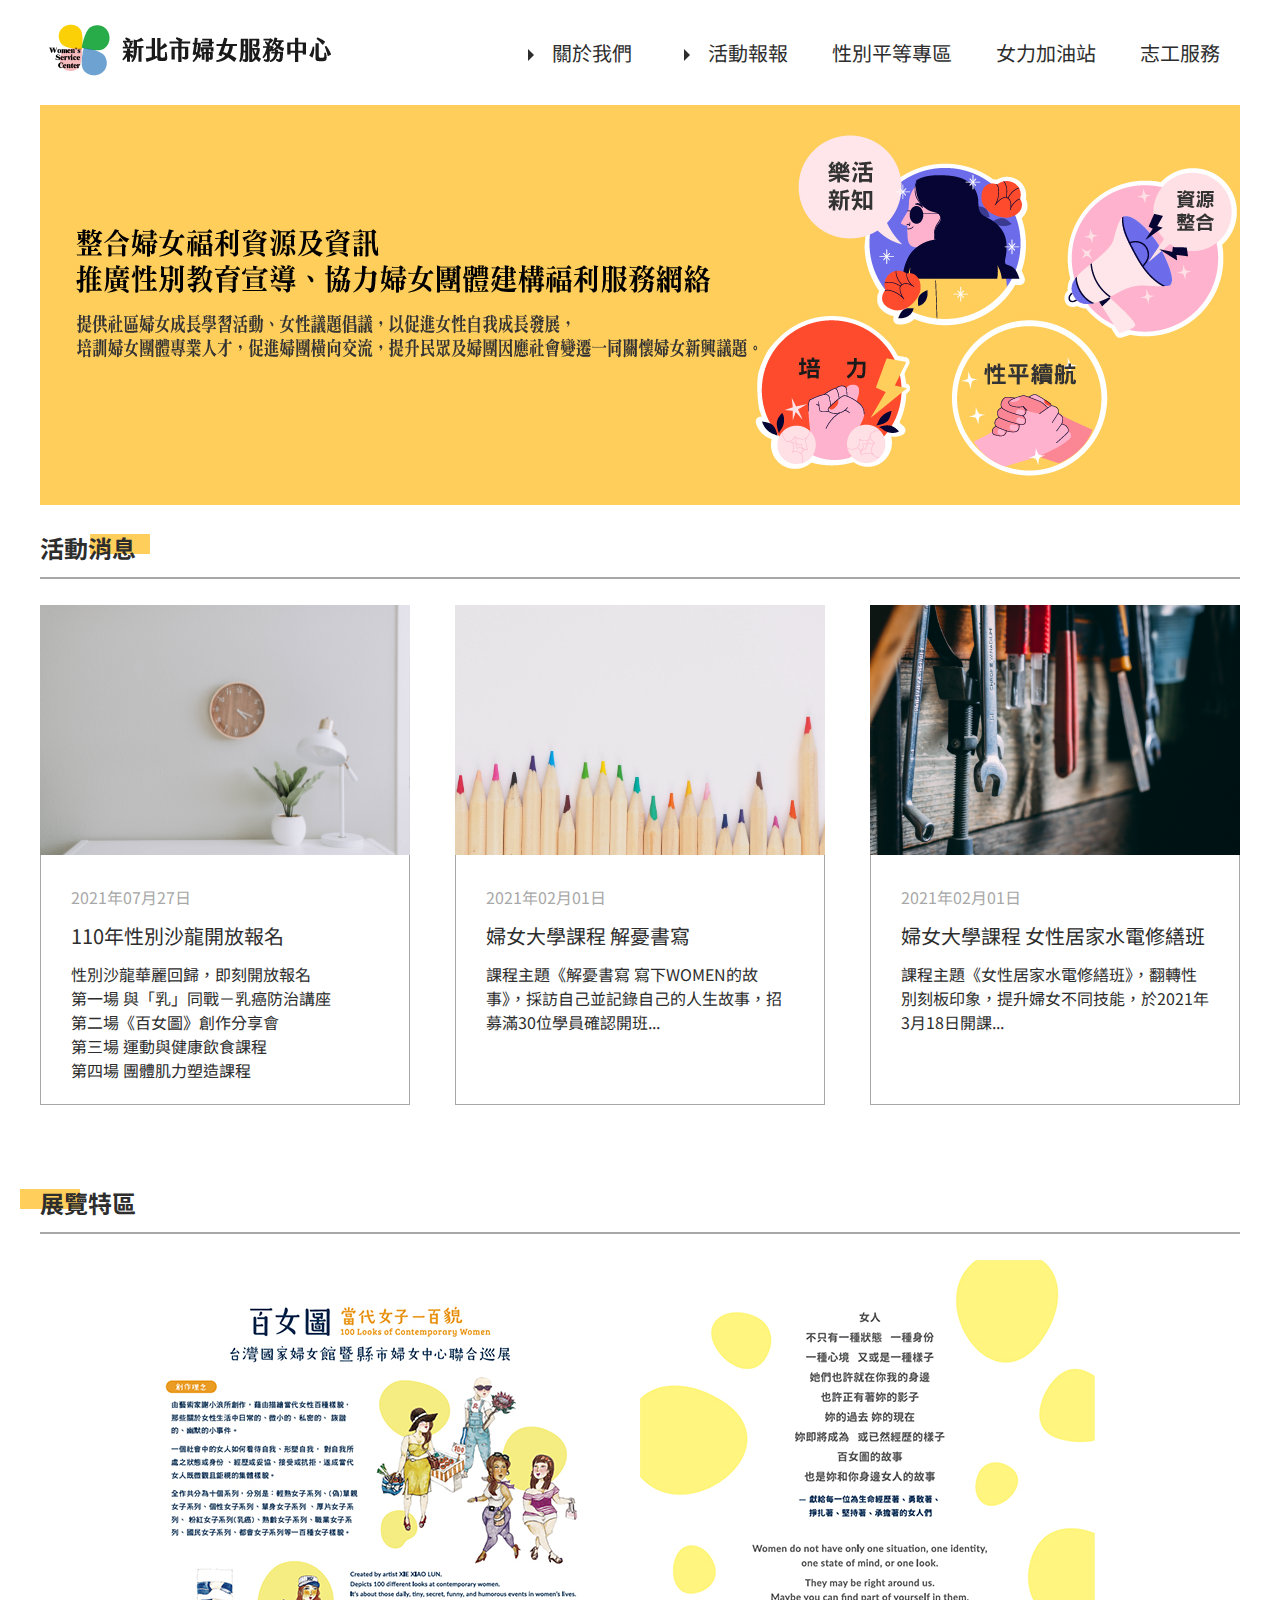
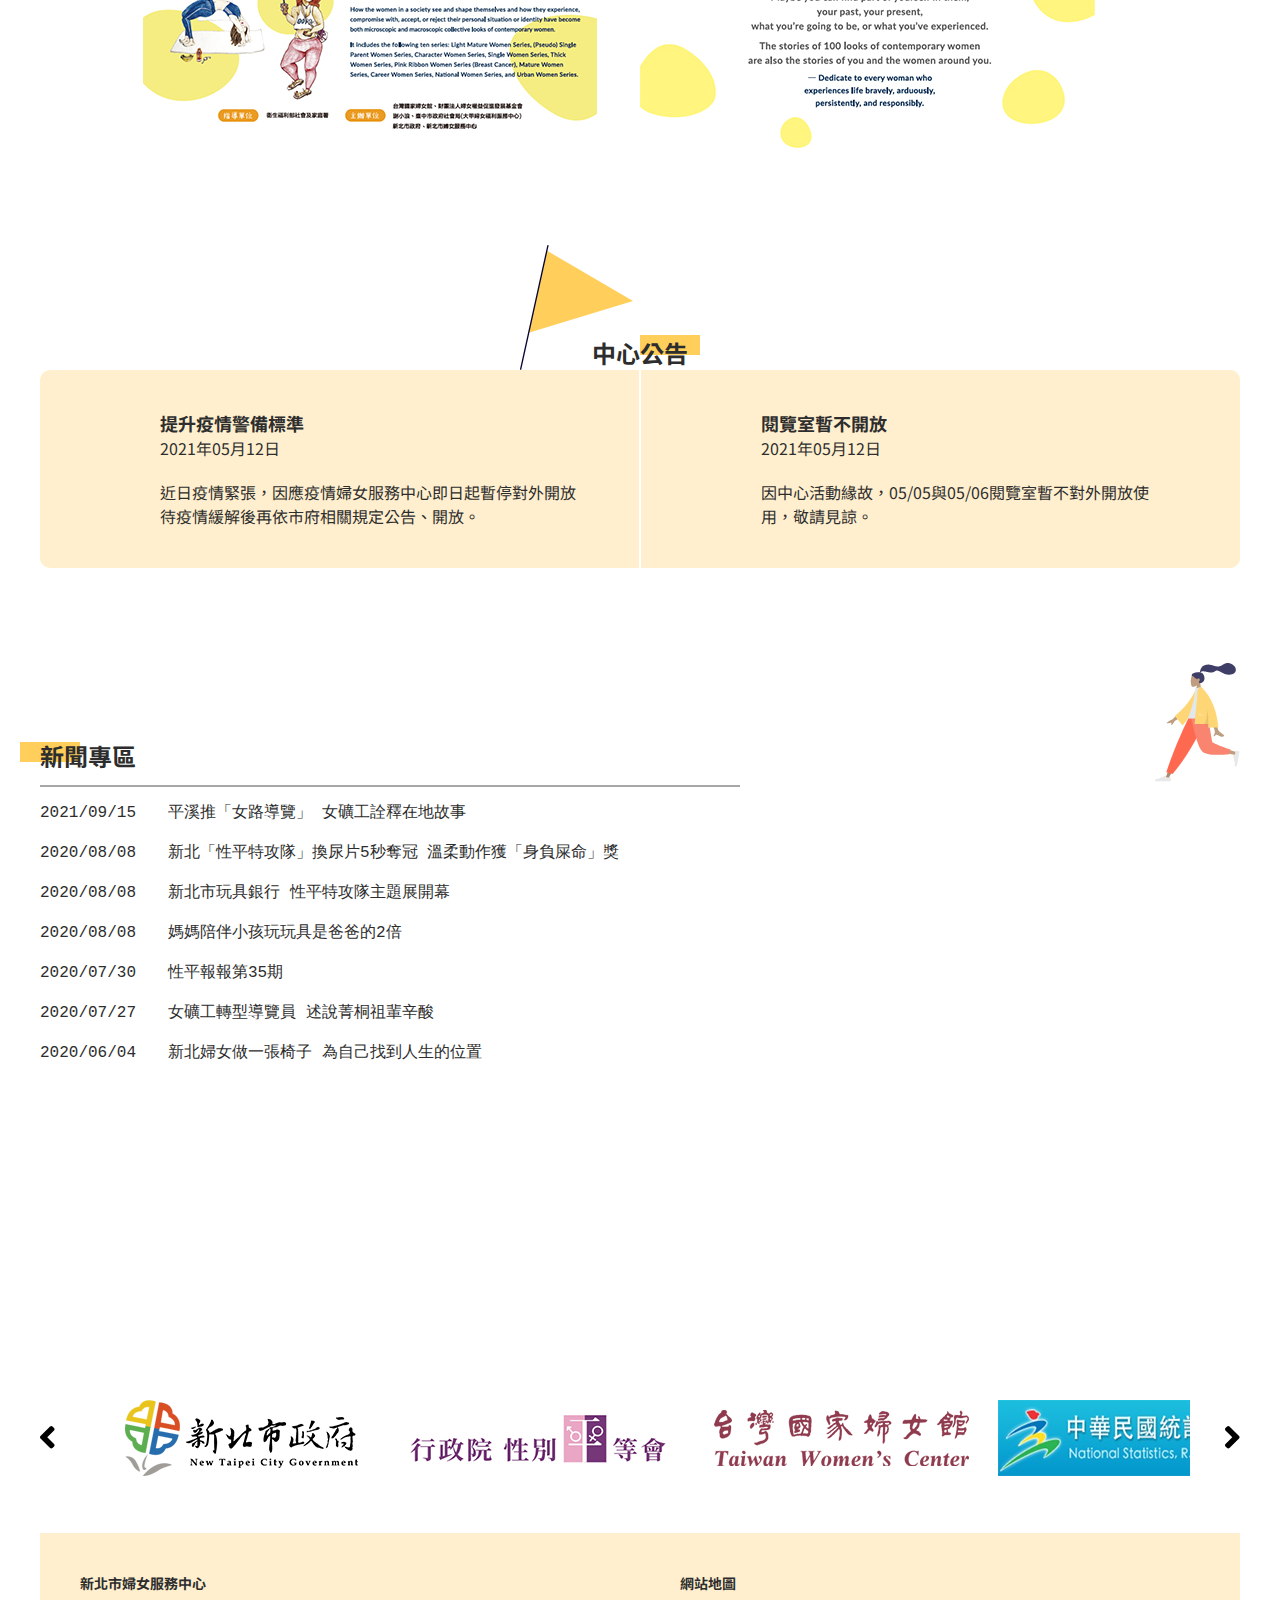
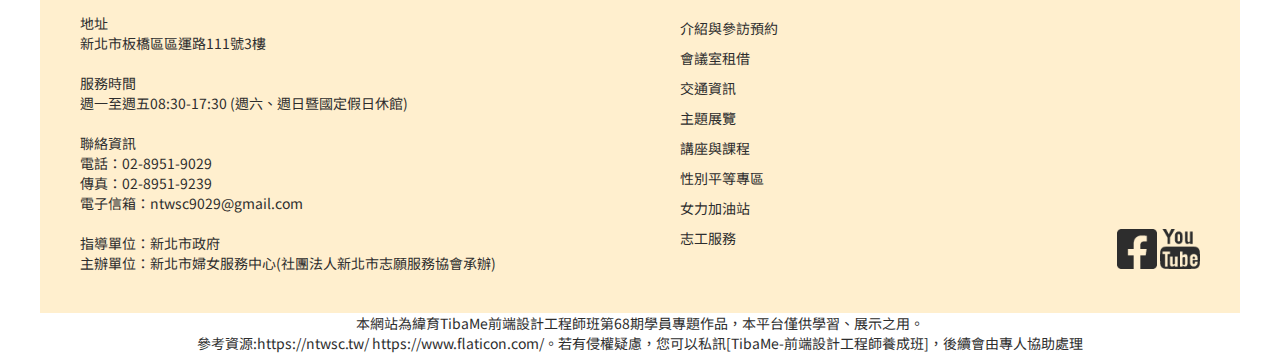
<file: index.html>
<!DOCTYPE html>
<html lang="zh-Hant-TW">

<head>
  <meta charset="UTF-8" />
  <meta http-equiv="X-UA-Compatible" content="IE=edge" />
  <meta name="viewport" content="width=device-width, initial-scale=1.0" />
  <link rel="icon" href="./image/index/favicon.ico.png" type="image/x-icon" />
  <link rel="preconnect" href="https://fonts.googleapis.com" />
  <link rel="preconnect" href="https://fonts.gstatic.com" crossorigin />
  <link href="https://fonts.googleapis.com/css2?family=Noto+Sans+TC:wght@400;500;700&display=swap" rel="stylesheet" />
  <link rel="stylesheet" href="./css/common/header.css" />
  <link rel="stylesheet" href="./css/index.css" />
  <link rel="stylesheet" href="./css/common/footer.css" />

  <link rel="stylesheet" href="https://cdnjs.cloudflare.com/ajax/libs/animate.css/4.1.1/animate.min.css" />

  <script src="./js/index.js"></script>

  <title>新北市婦女服務中心</title>
</head>

<body>
  <header>
    <div class="logo"><a href="./index.html"><img src="./image/index/logo_400x80.png" /></a></div>
    <nav>
      <div class="navitem navitem-arrow">
        <a href="#">關於我們</a>
        <ul class="navitem_list ">
          <li><a href="./1-1about_us.html">介紹與參訪預約</a></li>
          <li><a href="./1-2meeting.html">會議室租借</a></li>
          <li><a href="./1-3traffic.html">交通資訊</a></li>
        </ul>
      </div>
      
      <div class="navitem navitem-arrow">
        <a href="#">活動報報</a>
        <ul class="navitem_secondlist">
          <li><a href="./2-1show.html">主題展覽</a></li>
          <li><a href="./2-2class.html">講座與課程</a></li>
        </ul>
      </div> 

      <a class="navitem" href="./gender_equality.html">性別平等專區</a>
      <a class="navitem" href="./gas_station.html">女力加油站</a>
      <a class="navitem" href="./volunteer.html">志工服務</a>
    </nav>
  </header>
  <div class="banner"><img src="./image/index/banner.jpg" /></div>

<!-- 活動消息 -->
<h1 class="activity_title">活動消息</h1>

  <div class="activity">


    <div class="activity_post">
      <div class="post_img"><a href="https://forms.gle/RHZqfZKyh5CjJD738" target="_blank"><img src="./image/index/salon.png" alt="性別沙龍"></a></div>
      <div class="post_container">
        <div class="post_date">2021年07月27日</div>
        <h2 class="post_title"><a href="https://forms.gle/RHZqfZKyh5CjJD738" target="_blank" >110年性別沙龍開放報名</a></h2>
        <div class="post_excerpt"><p>性別沙龍華麗回歸，即刻開放報名<br>
          第一場 與「乳」同戰－乳癌防治講座<br>
          第二場《百女圖》創作分享會<br>
          第三場 運動與健康飲食課程<br>
          第四場 團體肌力塑造課程</p></div>
      </div>
    </div>


    <div class="activity_post">
      <div class="post_img"><a href="https://reurl.cc/Gm63j3" target="_blank"><img src="./image/index/womencollege.png" alt="婦女大學"></a></div>
      <div class="post_container">
        <div class="post_date">2021年02月01日</div>
        <h2 class="post_title"><a href="https://reurl.cc/Gm63j3" target="_blank" >婦女大學課程 解憂書寫</a></h2>
        <div class="post_excerpt"><p>課程主題《解憂書寫  寫下WOMEN的故事》，採訪自己並記錄自己的人生故事，招募滿30位學員確認開班...</p></div>
      </div>
    </div>

    <div class="activity_post">
      <div class="post_img"><a href="https://reurl.cc/Q9qvgO" target="_blank"><img src="./image/index/tool.png" alt="婦女大學"></a></div>
      <div class="post_container">
        <div class="post_date">2021年02月01日</div>
        <h2 class="post_title"><a href="https://reurl.cc/Q9qvgO" target="_blank" >婦女大學課程 女性居家水電修繕班</a></h2>
        <div class="post_excerpt"><p>課程主題《女性居家水電修繕班》，翻轉性別刻板印象，提升婦女不同技能，於2021年3月18日開課...</p></div>
      </div>
    </div>
  </div>


  <!-- 展覽特區 -->
<h1 class="show_title">展覽特區</h1>
<div class="show">
  <div class="show_banner"><img src="./image/index/show_banner.jpg" alt=""></div>
  <div id="activity_card" class="show_card hidden">
    <div class="show_card_title">《百女圖 當代女子一百貌》100Looks of Contemporary Women</div>
    <div class="show_excerpt">一位女子是什麼樣貌?<br>
      她可能是享受生活的單身女子<br>
      她可能是被甜蜜負擔耗盡力氣的偽單親女子<br>
      她可能是歷經千帆後活出自我的熟齡女子<br>
      她可能是戰勝乳癌的粉紅女子<br>
      誰說女子只有一種樣貌，哪一種都是最「女子」的女子!</div>
  </div>
</div>

<!-- 中心公告 -->

<div class="placard_title_container">
<img class="womenwalk" src="./image/index/icon_flag.png">
<h1 class="placard_title">中心公告</h1>
</div>

<div class="placard">
  <div class="placarad_card">
  <div class="placard_card_title">提升疫情警備標準</div>
  <div class="placard_date">2021年05月12日</div>
  <div class="placard_excerpt">近日疫情緊張，因應疫情婦女服務中心即日起暫停對外開放待疫情緩解後再依市府相關規定公告、開放。
  </div>
</div>
<img src="./image/index/Line.png">
  <div class="placard">
    <div class="placarad_card">
    <div class="placard_card_title">閱覽室暫不開放</div>
    <div class="placard_date">2021年05月12日</div>
    <div class="placard_excerpt">因中心活動緣故，05/05與05/06閱覽室暫不對外開放使用，敬請見諒。
    </div>
    </div>
  </div>
</div>



<!-- 新聞與臉書 -->
<div class="social_container">  
  <div class="news_container">
    <h1 class="news_title">新聞專區</h1>
    <ul class="news_inner">
      <li><a href="https://udn.com/news/story/7323/4862298" target="_blank"><pre>2021/09/15　　平溪推「女路導覽」 女礦工詮釋在地故事</pre></a></li>
      <li><a href="http://www.mypeople.tw/index.php?r=site/article&id=1629396" target="_blank"><pre>2020/08/08　　新北「性平特攻隊」換尿片5秒奪冠 溫柔動作獲「身負屎命」獎</pre></a></li>
      <li><a href="https://www.idn.com.tw/news/news_content.aspx?catid=4&catsid=2&catdid=0&artid=20200808hsieh009" target="_blank"><pre>2020/08/08　　新北市玩具銀行 性平特攻隊主題展開幕</pre></a></li>
      <li><a href="https://n.yam.com/Article/20200808766199 target="_blank"><pre>2020/08/08　　媽媽陪伴小孩玩玩具是爸爸的2倍</pre></a></li>
      <li><a href="https://ge.sw.ntpc.gov.tw/ge/ge/family_detail/43772731" target="_blank"><pre>2020/07/30　　性平報報第35期</pre></a></li>
      <li><a href="https://www.merit-times.com/newspage.aspx?unid=592571"target="_blank"><pre>2020/07/27　　女礦工轉型導覽員 述說菁桐祖輩辛酸</pre></a></li>
      <li><a href="https://www.chinatimes.com/realtimenews/20200604005305-260421?chdtv"target="_blank"><pre>2020/06/04　　新北婦女做一張椅子 為自己找到人生的位置</pre></a></li>
    </ul>
  </div>
  <div class="fb_container">
  <img class="icon_walkwomen" src="./image/index/icon_walkwomen.png">
  <iframe src="https://www.facebook.com/plugins/page.php?href=https%3A%2F%2Fwww.facebook.com%2FNTWSC&tabs=timeline&width=500&height=500&small_header=true&adapt_container_width=true&hide_cover=false&show_facepile=true&appId" width="500" height="500" style="border:none;overflow:hidden" scrolling="no" frameborder="0" allowfullscreen="true" allow="autoplay; clipboard-write; encrypted-media; picture-in-picture; web-share"></iframe>
  </div>
</div>

 <!-- 友站連結 -->
    <section>
    <div class="carousel-container">
      <image id="arrow-left" class="carousel-arrow carousel-arrow-left" src="./image/index/icon-carousel-left.png"></image>
      <div id="carousel" class="carousel">
        <a href="https://www.ntpc.gov.tw/ch/index.jsp"><image src="./image/index/link1.png"></image></a>
        <a href="https://gec.ey.gov.tw/"><image src="./image/index/link2.png"></image></a>
        <a href="http://www.taiwanwomencenter.org.tw/zh-tw/Home/Index"><image src="./image/index/link3.png"></image></a>
        <a href="https://www.stat.gov.tw/np.asp?ctNode=6015"><image src="./image/index/link4.png"></image></a>
        <a href="http://www.gender-indicators.org.tw/zh-tw/home"><image src="./image/index/link5.png"></image></a>
        <a href="https://www.gec.ntpc.gov.tw/"><image src="./image/index/link6.png"></image></a>
      </div>
      <image id="arrow-right" class="carousel-arrow carousel-arrow-right" src="./image/index/icon-carousel-right.png"></image>
    </div>
    </div>    
  </section>


  <footer>
    <div class="info">
      <p>新北市婦女服務中心</p>
      <br />
      地址<br />
      新北市板橋區區運路111號3樓<br />
      <br />
      服務時間<br />
      週一至週五08:30-17:30 (週六、週日暨國定假日休館)<br />
      <br />
      聯絡資訊<br />
      電話：02-8951-9029<br />
      傳真：02-8951-9239<br />
      電子信箱：ntwsc9029@gmail.com<br />
      <br />
      指導單位：新北市政府<br />
      主辦單位：新北市婦女服務中心(社團法人新北市志願服務協會承辦)<br />
    </div>
    <div class="webmap">
      <ul>
        <p>網站地圖</p>
        <br />
        <li><a href="./1-1about_us.html">介紹與參訪預約</a></li>
        <li><a href="./1-2meeting.html">會議室租借</a></li>
        <li><a href="./1-3traffic.html">交通資訊</a></li>
        <li><a href="./2-1show.html">主題展覽</a></li>
        <li><a href="./2-2class.html">講座與課程</a></li>
        <li><a href="./gender_equality.html">性別平等專區</a></li>
        <li><a href="./gas_station.html">女力加油站</a></li>
        <li><a href="./volunteer.html">志工服務</a></li>
      </ul>
      <div class="img_icon">
        <a href="https://www.facebook.com/NTWSC/posts/1387567328310264"><img src="./image/index/icon_fb.png" /></a>
        <a href="https://www.youtube.com/channel/UCJvvtrC2Y9s6efAm7P3YrwA"><img src="./image/index/icon_youtube.png" /></a>
      </div>
    </div>
  </footer>
  <p class="tibame">
    本網站為緯育TibaMe前端設計工程師班第68期學員專題作品，本平台僅供學習、展示之用。<br />
    參考資源:https://ntwsc.tw/ https://www.flaticon.com/。若有侵權疑慮，您可以私訊[TibaMe-前端設計工程師養成班]，後續會由專人協助處理
  </p>

  
</body>

</html>
</file>
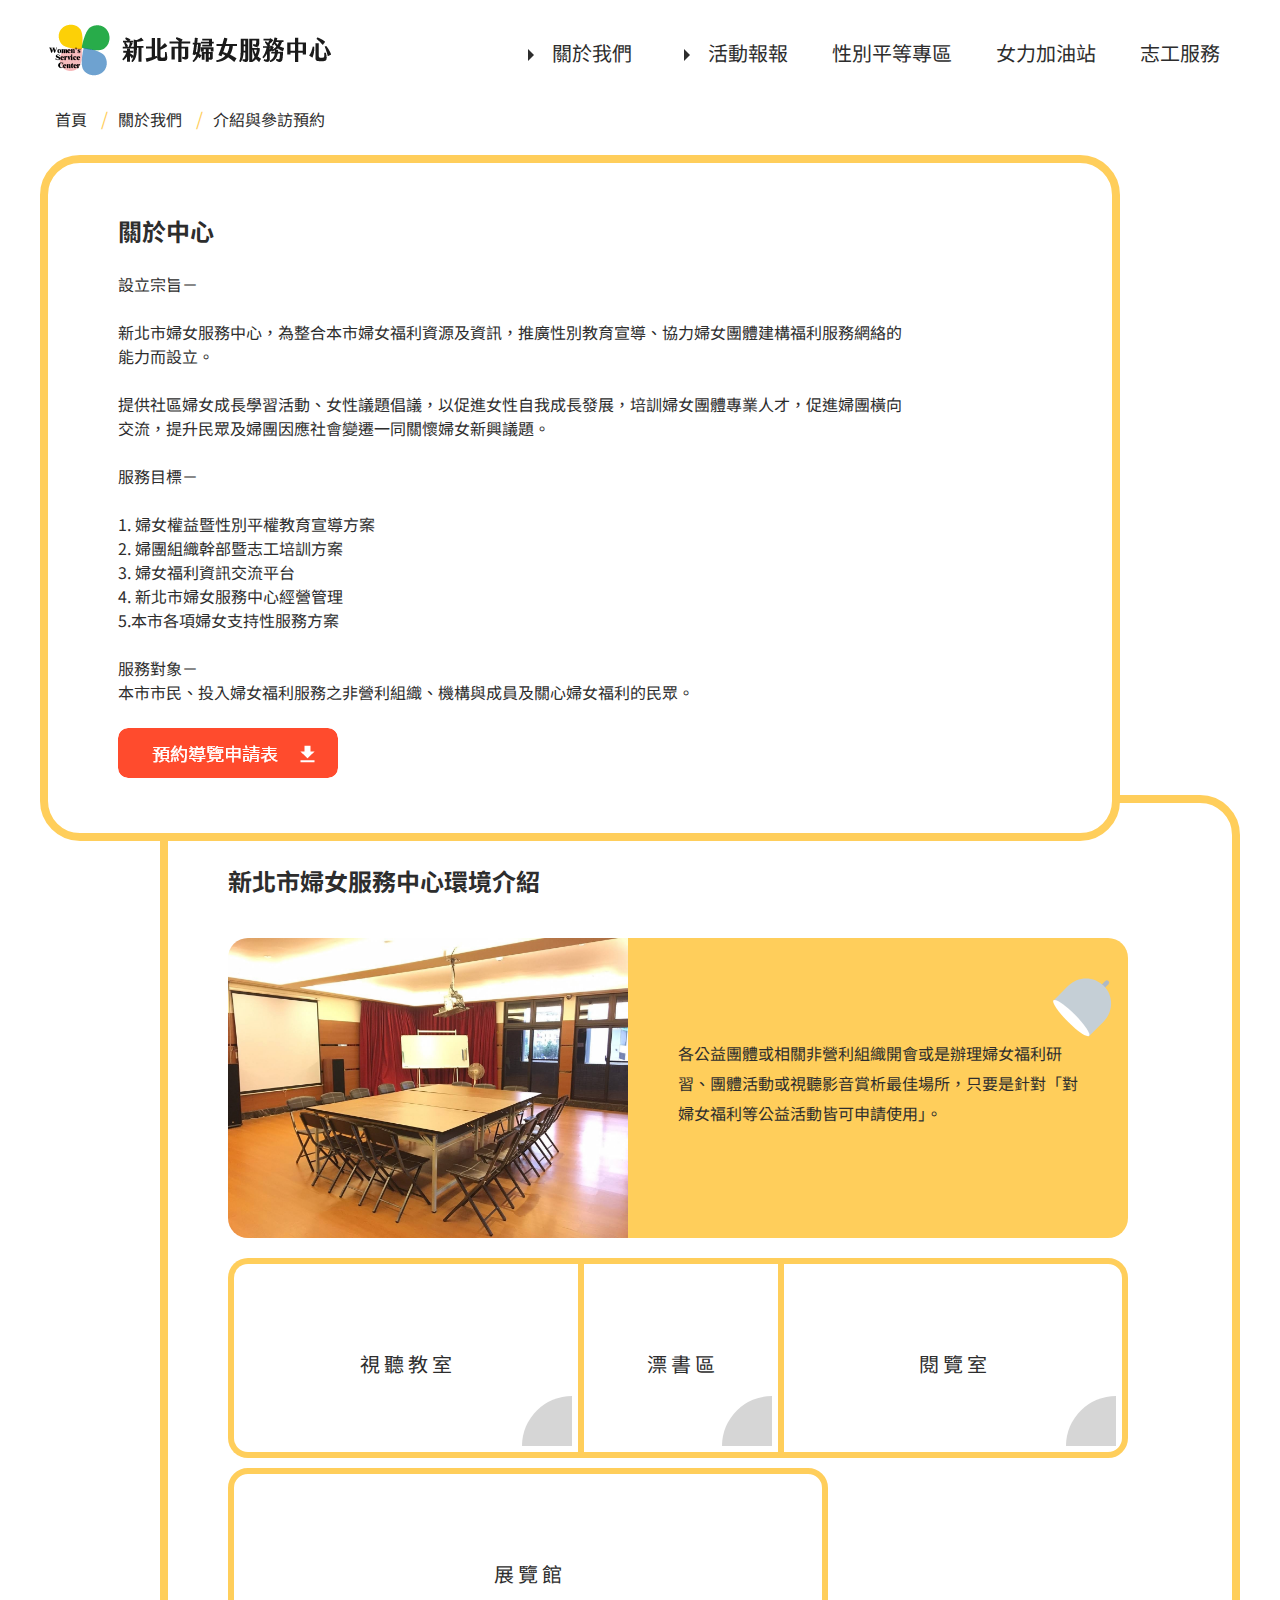
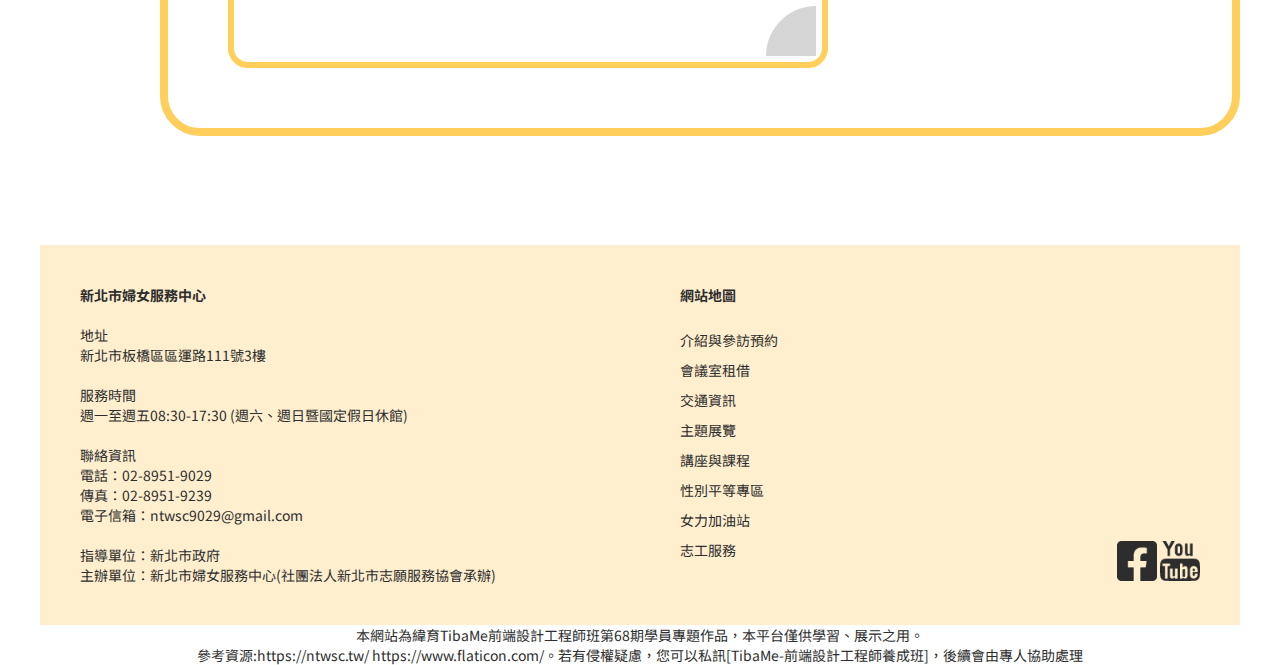
<file: 1-1about_us.html>
<!DOCTYPE html>
<html lang="zh-Hant-TW">
  <head>
    <meta charset="UTF-8" />
    <meta http-equiv="X-UA-Compatible" content="IE=edge" />
    <meta name="viewport" content="width=device-width, initial-scale=1.0" />
    <link rel="icon" href="./image/index/favicon.ico.png" type="image/x-icon" />
    <link rel="preconnect" href="https://fonts.googleapis.com" />
    <link rel="preconnect" href="https://fonts.gstatic.com" crossorigin />
    <link
      href="https://fonts.googleapis.com/css2?family=Noto+Sans+TC:wght@400;500;700&display=swap"
      rel="stylesheet"
    />
    <link rel="stylesheet" href="./css/common/header.css" />
    <link rel="stylesheet" href="./css/1-1about_us.css" />
    <link rel="stylesheet" href="./css/common/footer.css" />

    <link
      rel="stylesheet"
      href="https://cdnjs.cloudflare.com/ajax/libs/animate.css/4.1.1/animate.min.css"
    />

    <script src="./js/about_us.js"></script>

    <title>新北市婦女服務中心</title>
  </head>
  <body>
    <header>
      <div class="logo">
        <a href="./index.html"><img src="./image/index/logo_400x80.png" /></a>
      </div>
      <nav>
        <div class="navitem navitem-arrow">
          <a href="#">關於我們</a>
          <ul class="navitem_list">
            <li><a href="./1-1about_us.html">介紹與參訪預約</a></li>
            <li><a href="./1-2meeting.html">會議室租借</a></li>
            <li><a href="./1-3traffic.html">交通資訊</a></li>
          </ul>
        </div>

        <div class="navitem navitem-arrow">
          <a href="#">活動報報</a>
          <ul class="navitem_secondlist">
            <li><a href="./2-1show.html">主題展覽</a></li>
            <li><a href="./2-2class.html">講座與課程</a></li>
          </ul>
        </div>

        <a class="navitem" href="./gender_equality.html">性別平等專區</a>
        <a class="navitem" href="./gas_station.html">女力加油站</a>
        <a class="navitem" href="./volunteer.html">志工服務</a>
      </nav>
    </header>
    <!-- 包住內容的框 -->
    <div class="main_container">
      <!-- 麵包屑 -->
      <div class="breadcrumb">
        <ol class="breadcrumb_list">
          <li><a href="./index.html">首頁</a></li>
          <li><a href="#">關於我們</a></li>
          <li><a href="#">介紹與參訪預約</a></li>
        </ol>
      </div>
      <!-- 關於中心 -->
      <div class="guid_content">
        <h1>關於中心</h1>
        <br />
        <p>設立宗旨－</p>
        <br />
        <p>
          新北市婦女服務中心，為整合本市婦女福利資源及資訊，推廣性別教育宣導、協力婦女團體建構福利服務網絡的能力而設立。
        </p>
        <br />
        <p>
          提供社區婦女成長學習活動、女性議題倡議，以促進女性自我成長發展，培訓婦女團體專業人才，促進婦團橫向交流，提升民眾及婦團因應社會變遷一同關懷婦女新興議題。
        </p>
        <br />
        <p>服務目標－</p>
        <br />
        <p>1. 婦女權益暨性別平權教育宣導方案</p>
        <p>2. 婦團組織幹部暨志工培訓方案</p>
        <p>3. 婦女福利資訊交流平台</p>
        <p>4. 新北市婦女服務中心經營管理</p>
        <p>5.本市各項婦女支持性服務方案</p>

        <br />
        <p>服務對象－</p>
        <p>
          本市市民、投入婦女福利服務之非營利組織、機構與成員及關心婦女福利的民眾。
        </p>
        <br />
        <a href="./新北市婦女服務中心--預約導覽申請表格.pdf"
          ><img
            class="button"
            src="./image/about_us/button_download.png"
            target="_blank"
        /></a>
      </div>
      <!-- 環境介紹 -->
      <div class="area_content">
        <h1>新北市婦女服務中心環境介紹</h1>
        <div class="area_intro_container">
          <img id="place_img" class="place" src="./image/about_us/視聽室.jpg" />
          <div id="place_content" class="area_intro">
            各公益團體或相關非營利組織開會或是辦理婦女福利研習、團體活動或視聽影音賞析最佳場所，只要是針對「對婦女福利等公益活動皆可申請使用」。
          </div>
          <img class="light" src="./image/about_us/icon_light.png" />
        </div>

        <!-- 環境介紹地圖區 -->
        <div class="area_map_container">
          <div id="audioroom" class="audioroom">
            視 聽 教 室
            <div class="circle"></div>
          </div>
          <div id="bookcrossing" class="bookcrossing">
            漂 書 區
            <div class="circle"></div>
          </div>
          <div id="readingroom" class="readingroom">
            閱 覽 室
            <div class="circle"></div>
          </div>
          <div id="showroom" class="showroom">
            展 覽 館
            <div class="circle"></div>
          </div>
        </div>
      </div>
    </div>

    <!-- 頁尾 -->
    <footer>
      <div class="info">
        <p>新北市婦女服務中心</p>
        <br />
        地址<br />
        新北市板橋區區運路111號3樓<br />
        <br />
        服務時間<br />
        週一至週五08:30-17:30 (週六、週日暨國定假日休館)<br />
        <br />
        聯絡資訊<br />
        電話：02-8951-9029<br />
        傳真：02-8951-9239<br />
        電子信箱：ntwsc9029@gmail.com<br />
        <br />
        指導單位：新北市政府<br />
        主辦單位：新北市婦女服務中心(社團法人新北市志願服務協會承辦)<br />
      </div>
      <div class="webmap">
        <ul>
          <p>網站地圖</p>
          <br />
          <li><a href="./1-1about_us.html">介紹與參訪預約</a></li>
          <li><a href="./1-2meeting.html">會議室租借</a></li>
          <li><a href="./1-3traffic.html">交通資訊</a></li>
          <li><a href="./2-1show.html">主題展覽</a></li>
          <li><a href="./2-2class.html">講座與課程</a></li>
          <li><a href="./gender_equality.html">性別平等專區</a></li>
          <li><a href="./gas_station.html">女力加油站</a></li>
          <li><a href="./volunteer.html">志工服務</a></li>
        </ul>
        <div class="img_icon">
          <a href="https://www.facebook.com/NTWSC/posts/1387567328310264"
            ><img src="./image/index/icon_fb.png"
          /></a>
          <a href="https://www.youtube.com/channel/UCJvvtrC2Y9s6efAm7P3YrwA"
            ><img src="./image/index/icon_youtube.png"
          /></a>
        </div>
      </div>
    </footer>
    <p class="tibame">
      本網站為緯育TibaMe前端設計工程師班第68期學員專題作品，本平台僅供學習、展示之用。<br />
      參考資源:https://ntwsc.tw/
      https://www.flaticon.com/。若有侵權疑慮，您可以私訊[TibaMe-前端設計工程師養成班]，後續會由專人協助處理
    </p>
  </body>
</html>
</file>
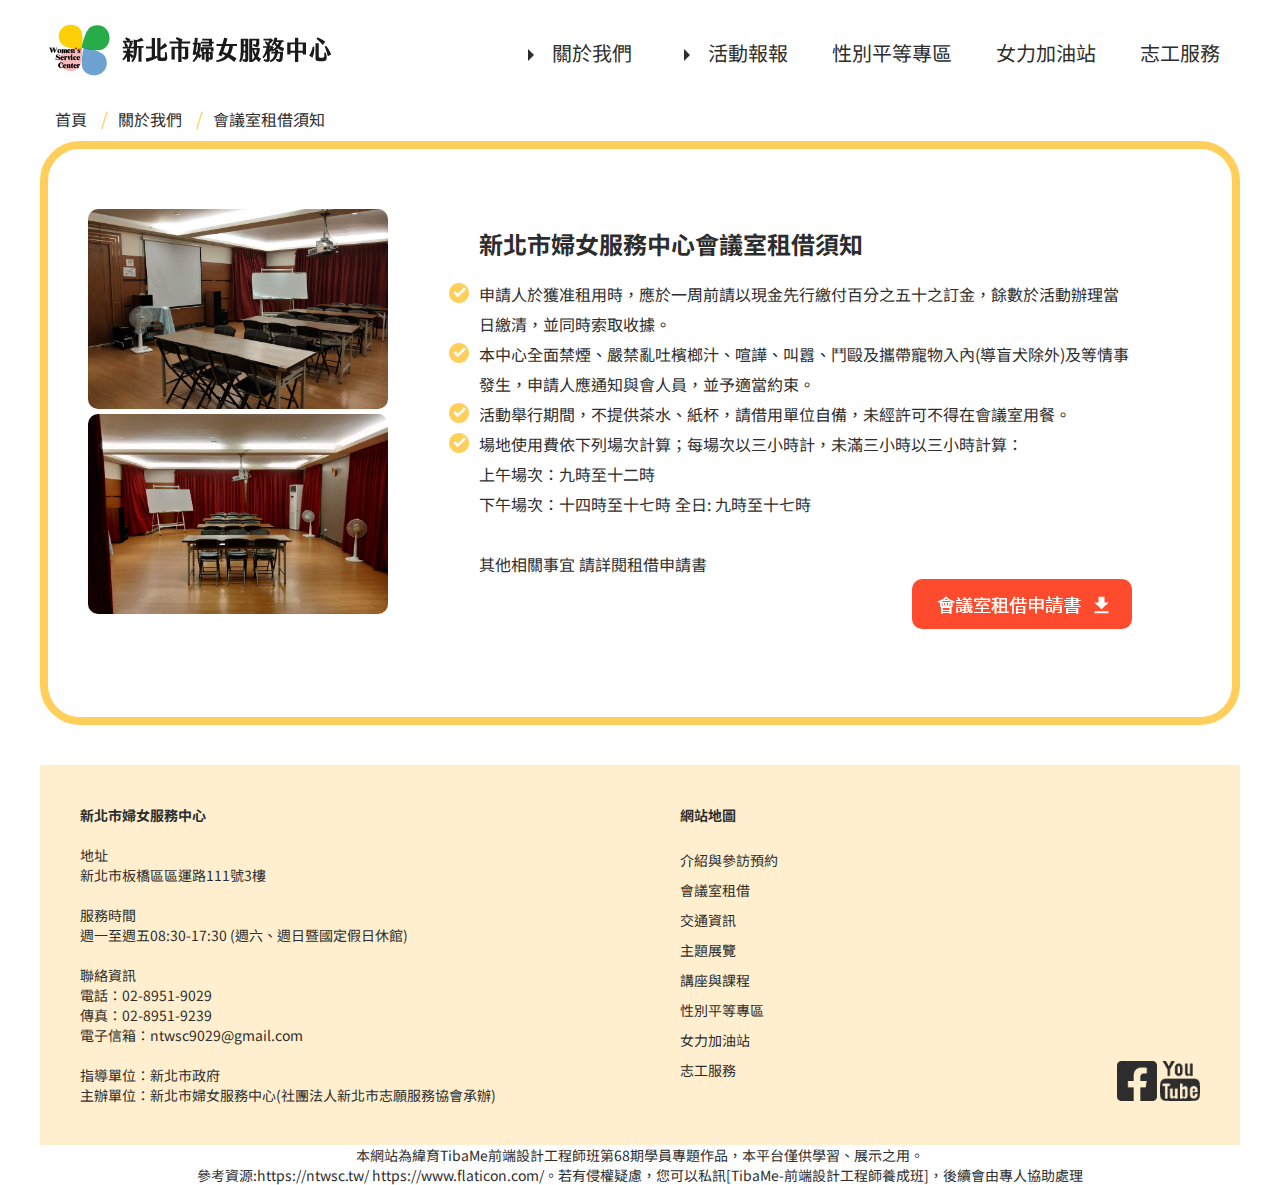
<file: 1-2meeting.html>
<!DOCTYPE html>
<html lang="zh-Hant-TW">
  <head>
    <meta charset="UTF-8" />
    <meta http-equiv="X-UA-Compatible" content="IE=edge" />
    <meta name="viewport" content="width=device-width, initial-scale=1.0" />
    <link rel="icon" href="./image/index/favicon.ico.png" type="image/x-icon" />
    <link rel="preconnect" href="https://fonts.googleapis.com" />
    <link rel="preconnect" href="https://fonts.gstatic.com" crossorigin />
    <link
      href="https://fonts.googleapis.com/css2?family=Noto+Sans+TC:wght@400;500;700&display=swap"
      rel="stylesheet"
    />
    <link rel="stylesheet" href="./css/common/header.css" />
    <link rel="stylesheet" href="./css/1-2meeting.css" />
    <link rel="stylesheet" href="./css/common/footer.css" />

    <link
      rel="stylesheet"
      href="https://cdnjs.cloudflare.com/ajax/libs/animate.css/4.1.1/animate.min.css"
    />

    <script src="./js/index.js"></script>

    <title>新北市婦女服務中心</title>
  </head>
  <body>
    <header>
      <div class="logo">
        <a href="./index.html"><img src="./image/index/logo_400x80.png" /></a>
      </div>
      <nav>
        <div class="navitem navitem-arrow">
          <a href="#">關於我們</a>
          <ul class="navitem_list">
            <li><a href="./1-1about_us.html">介紹與參訪預約</a></li>
            <li><a href="./1-2meeting.html">會議室租借</a></li>
            <li><a href="./1-3traffic.html">交通資訊</a></li>
          </ul>
        </div>

        <div class="navitem navitem-arrow">
          <a href="#">活動報報</a>
          <ul class="navitem_secondlist">
            <li><a href="./2-1show.html">主題展覽</a></li>
            <li><a href="./2-2class.html">講座與課程</a></li>
          </ul>
        </div>

        <a class="navitem" href="./gender_equality.html">性別平等專區</a>
        <a class="navitem" href="./gas_station.html">女力加油站</a>
        <a class="navitem" href="./volunteer.html">志工服務</a>
      </nav>
    </header>

    <!-- 麵包屑 -->
    <div class="breadcrumb">
      <ol class="breadcrumb_list">
        <li><a href="./index.html">首頁</a></li>
        <li><a href="#">關於我們</a></li>
        <li><a href="#">會議室租借須知</a></li>
      </ol>
    </div>

    <!-- 主內容區 -->
    <div class="main_container">
      <div class="img_container">
        <img class="place_img" src="./image/meeting/場地照片1.jpg" />
        <img class="place_img" src="./image/meeting/場地照片2.jpg" />
      </div>
      <div class="content_container">
        <h1>新北市婦女服務中心會議室租借須知</h1>
        <p>
          <img
            class="icon_check"
            src="./image/meeting/Icon open-circle-check.png"
          />申請人於獲准租用時，應於一周前請以現金先行繳付百分之五十之訂金，餘數於活動辦理當日繳清，並同時索取收據。
        </p>
        <p>
          <img
            class="icon_check"
            src="./image/meeting/Icon open-circle-check.png"
          />本中心全面禁煙、嚴禁亂吐檳榔汁、喧譁、叫囂、鬥毆及攜帶寵物入內(導盲犬除外)及等情事發生，申請人應通知與會人員，並予適當約束。
        </p>
        <p>
          <img
            class="icon_check"
            src="./image/meeting/Icon open-circle-check.png"
          />活動舉行期間，不提供茶水、紙杯，請借用單位自備，未經許可不得在會議室用餐。
        </p>
        <p>
          <img
            class="icon_check"
            src="./image/meeting/Icon open-circle-check.png"
          />場地使用費依下列場次計算；每場次以三小時計，未滿三小時以三小時計算：<br />
          上午場次：九時至十二時 <br />
          下午場次：十四時至十七時 全日: 九時至十七時<br />
          <br />
          其他相關事宜 請詳閱租借申請書
        </p>
        <p class="download_button">
          <a
            href="https://drive.google.com/file/d/1umCQTUjVlTFC3pRXwR5e5p00ZYQfb5cy/view"
            ><img class="button" src="./image/meeting/button_download.png"
          /></a>
        </p>
      </div>
    </div>

    <!-- 頁尾 -->
    <footer>
      <div class="info">
        <p>新北市婦女服務中心</p>
        <br />
        地址<br />
        新北市板橋區區運路111號3樓<br />
        <br />
        服務時間<br />
        週一至週五08:30-17:30 (週六、週日暨國定假日休館)<br />
        <br />
        聯絡資訊<br />
        電話：02-8951-9029<br />
        傳真：02-8951-9239<br />
        電子信箱：ntwsc9029@gmail.com<br />
        <br />
        指導單位：新北市政府<br />
        主辦單位：新北市婦女服務中心(社團法人新北市志願服務協會承辦)<br />
      </div>
      <div class="webmap">
        <ul>
          <p>網站地圖</p>
          <br />
          <li><a href="./1-1about_us.html">介紹與參訪預約</a></li>
          <li><a href="./1-2meeting.html">會議室租借</a></li>
          <li><a href="./1-3traffic.html">交通資訊</a></li>
          <li><a href="./2-1show.html">主題展覽</a></li>
          <li><a href="./2-2class.html">講座與課程</a></li>
          <li><a href="./gender_equality.html">性別平等專區</a></li>
          <li><a href="./gas_station.html">女力加油站</a></li>
          <li><a href="./volunteer.html">志工服務</a></li>
        </ul>
        <div class="img_icon">
          <a href="https://www.facebook.com/NTWSC/posts/1387567328310264"
            ><img src="./image/index/icon_fb.png"
          /></a>
          <a href="https://www.youtube.com/channel/UCJvvtrC2Y9s6efAm7P3YrwA"
            ><img src="./image/index/icon_youtube.png"
          /></a>
        </div>
      </div>
    </footer>
    <p class="tibame">
      本網站為緯育TibaMe前端設計工程師班第68期學員專題作品，本平台僅供學習、展示之用。<br />
      參考資源:https://ntwsc.tw/
      https://www.flaticon.com/。若有侵權疑慮，您可以私訊[TibaMe-前端設計工程師養成班]，後續會由專人協助處理
    </p>
  </body>
</html>
</file>
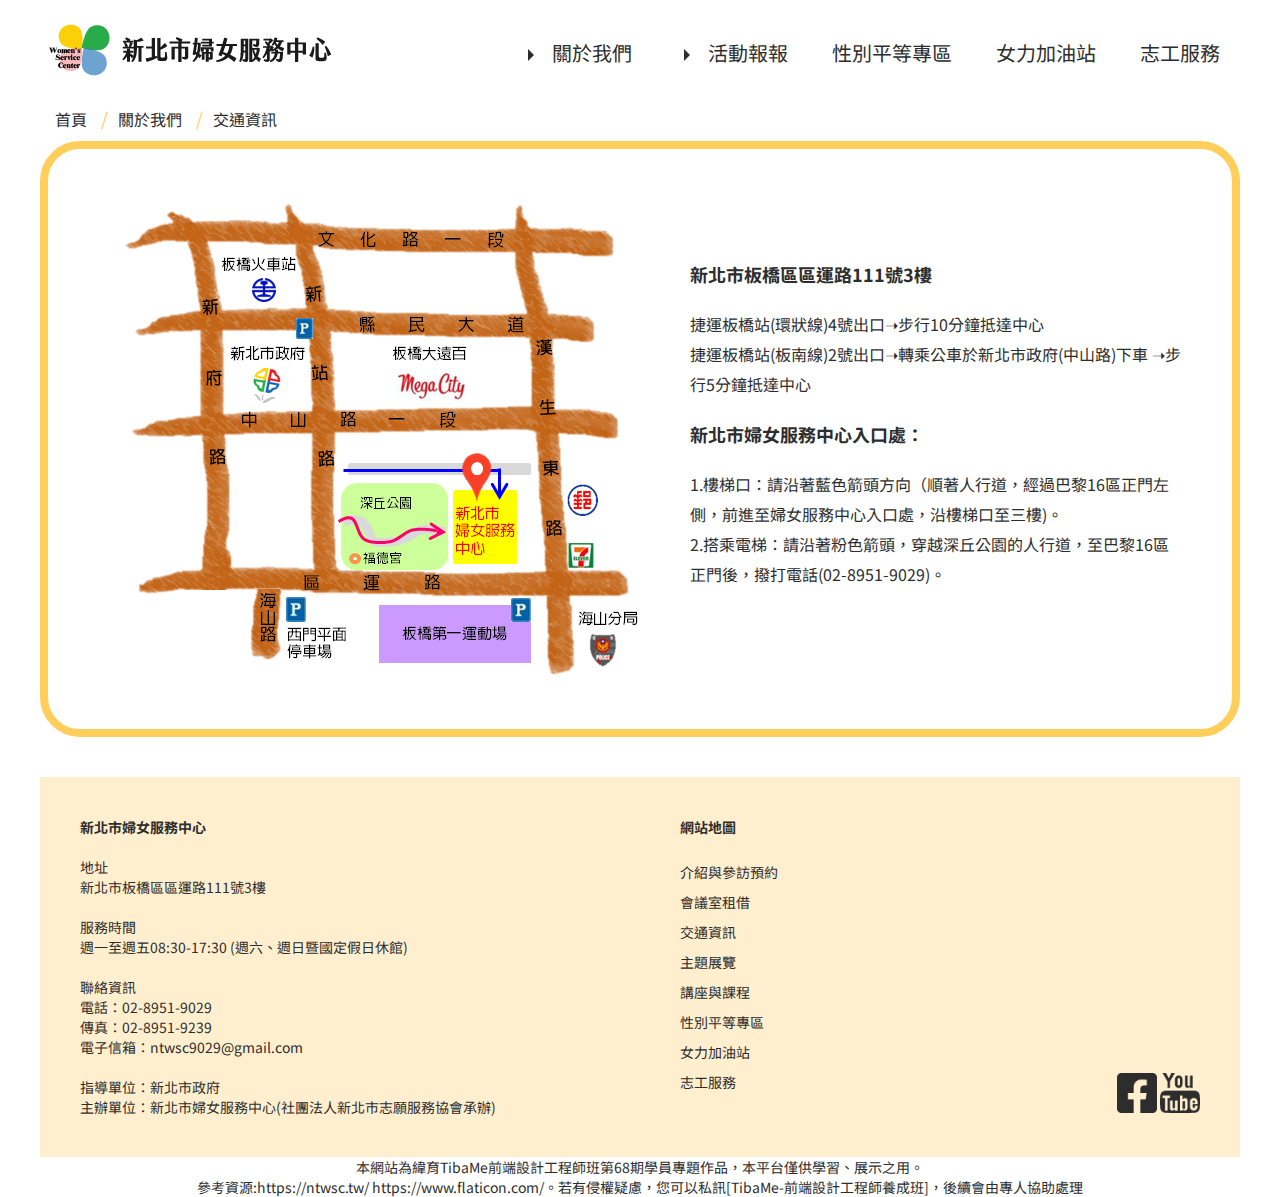
<file: 1-3traffic.html>
<!DOCTYPE html>
<html lang="zh-Hant-TW">
  <head>
    <meta charset="UTF-8" />
    <meta http-equiv="X-UA-Compatible" content="IE=edge" />
    <meta name="viewport" content="width=device-width, initial-scale=1.0" />
    <link rel="icon" href="./image/index/favicon.ico.png" type="image/x-icon" />
    <link rel="preconnect" href="https://fonts.googleapis.com" />
    <link rel="preconnect" href="https://fonts.gstatic.com" crossorigin />
    <link
      href="https://fonts.googleapis.com/css2?family=Noto+Sans+TC:wght@400;500;700&display=swap"
      rel="stylesheet"
    />
    <link rel="stylesheet" href="./css/common/header.css" />
    <link rel="stylesheet" href="./css/1-3traffic.css" />
    <link rel="stylesheet" href="./css/common/footer.css" />

    <link
      rel="stylesheet"
      href="https://cdnjs.cloudflare.com/ajax/libs/animate.css/4.1.1/animate.min.css"
    />

    <script src="./js/index.js"></script>

    <title>新北市婦女服務中心</title>
  </head>
  <body>
    <header>
      <div class="logo">
        <a href="./index.html"><img src="./image/index/logo_400x80.png" /></a>
      </div>
      <nav>
        <div class="navitem navitem-arrow">
          <a href="#">關於我們</a>
          <ul class="navitem_list">
            <li><a href="./1-1about_us.html">介紹與參訪預約</a></li>
            <li><a href="./1-2meeting.html">會議室租借</a></li>
            <li><a href="./1-3traffic.html">交通資訊</a></li>
          </ul>
        </div>

        <div class="navitem navitem-arrow">
          <a href="#">活動報報</a>
          <ul class="navitem_secondlist">
            <li><a href="./2-1show.html">主題展覽</a></li>
            <li><a href="./2-2class.html">講座與課程</a></li>
          </ul>
        </div>

        <a class="navitem" href="./gender_equality.html">性別平等專區</a>
        <a class="navitem" href="./gas_station.html">女力加油站</a>
        <a class="navitem" href="./volunteer.html">志工服務</a>
      </nav>
    </header>

    <!-- 麵包屑 -->
    <div class="breadcrumb">
      <ol class="breadcrumb_list">
        <li><a href="./index.html">首頁</a></li>
        <li><a href="#">關於我們</a></li>
        <li><a href="#">交通資訊</a></li>
      </ol>
    </div>

    <!-- 內容區 -->
    <div class="main_container">
      <img class="map" src="./image/traffic/map.png" />
      <div class="content_container">
        <h3>新北市板橋區區運路111號3樓</h3>
        <p>捷運板橋站(環狀線)4號出口➝步行10分鐘抵達中心</p>
        <p>
          捷運板橋站(板南線)2號出口➝轉乘公車於新北市政府(中山路)下車
          ➝步行5分鐘抵達中心
        </p>
        <h3>新北市婦女服務中心入口處：</h3>
        <p>
          1.樓梯口：請沿著藍色箭頭方向（順著人行道，經過巴黎16區正門左側，前進至婦女服務中心入口處，沿樓梯口至三樓)。
        </p>
        <p>
          2.搭乘電梯：請沿著粉色箭頭，穿越深丘公園的人行道，至巴黎16區正門後，撥打電話(02-8951-9029)。
        </p>
      </div>
    </div>

    <!-- 頁尾 -->
    <footer>
      <div class="info">
        <p>新北市婦女服務中心</p>
        <br />
        地址<br />
        新北市板橋區區運路111號3樓<br />
        <br />
        服務時間<br />
        週一至週五08:30-17:30 (週六、週日暨國定假日休館)<br />
        <br />
        聯絡資訊<br />
        電話：02-8951-9029<br />
        傳真：02-8951-9239<br />
        電子信箱：ntwsc9029@gmail.com<br />
        <br />
        指導單位：新北市政府<br />
        主辦單位：新北市婦女服務中心(社團法人新北市志願服務協會承辦)<br />
      </div>
      <div class="webmap">
        <ul>
          <p>網站地圖</p>
          <br />
          <li><a href="./1-1about_us.html">介紹與參訪預約</a></li>
          <li><a href="./1-2meeting.html">會議室租借</a></li>
          <li><a href="./1-3traffic.html">交通資訊</a></li>
          <li><a href="./2-1show.html">主題展覽</a></li>
          <li><a href="./2-2class.html">講座與課程</a></li>
          <li><a href="./gender_equality.html">性別平等專區</a></li>
          <li><a href="./gas_station.html">女力加油站</a></li>
          <li><a href="./volunteer.html">志工服務</a></li>
        </ul>
        <div class="img_icon">
          <a href="https://www.facebook.com/NTWSC/posts/1387567328310264"
            ><img src="./image/index/icon_fb.png"
          /></a>
          <a href="https://www.youtube.com/channel/UCJvvtrC2Y9s6efAm7P3YrwA"
            ><img src="./image/index/icon_youtube.png"
          /></a>
        </div>
      </div>
    </footer>
    <p class="tibame">
      本網站為緯育TibaMe前端設計工程師班第68期學員專題作品，本平台僅供學習、展示之用。<br />
      參考資源:https://ntwsc.tw/
      https://www.flaticon.com/。若有侵權疑慮，您可以私訊[TibaMe-前端設計工程師養成班]，後續會由專人協助處理
    </p>
  </body>
</html>
</file>
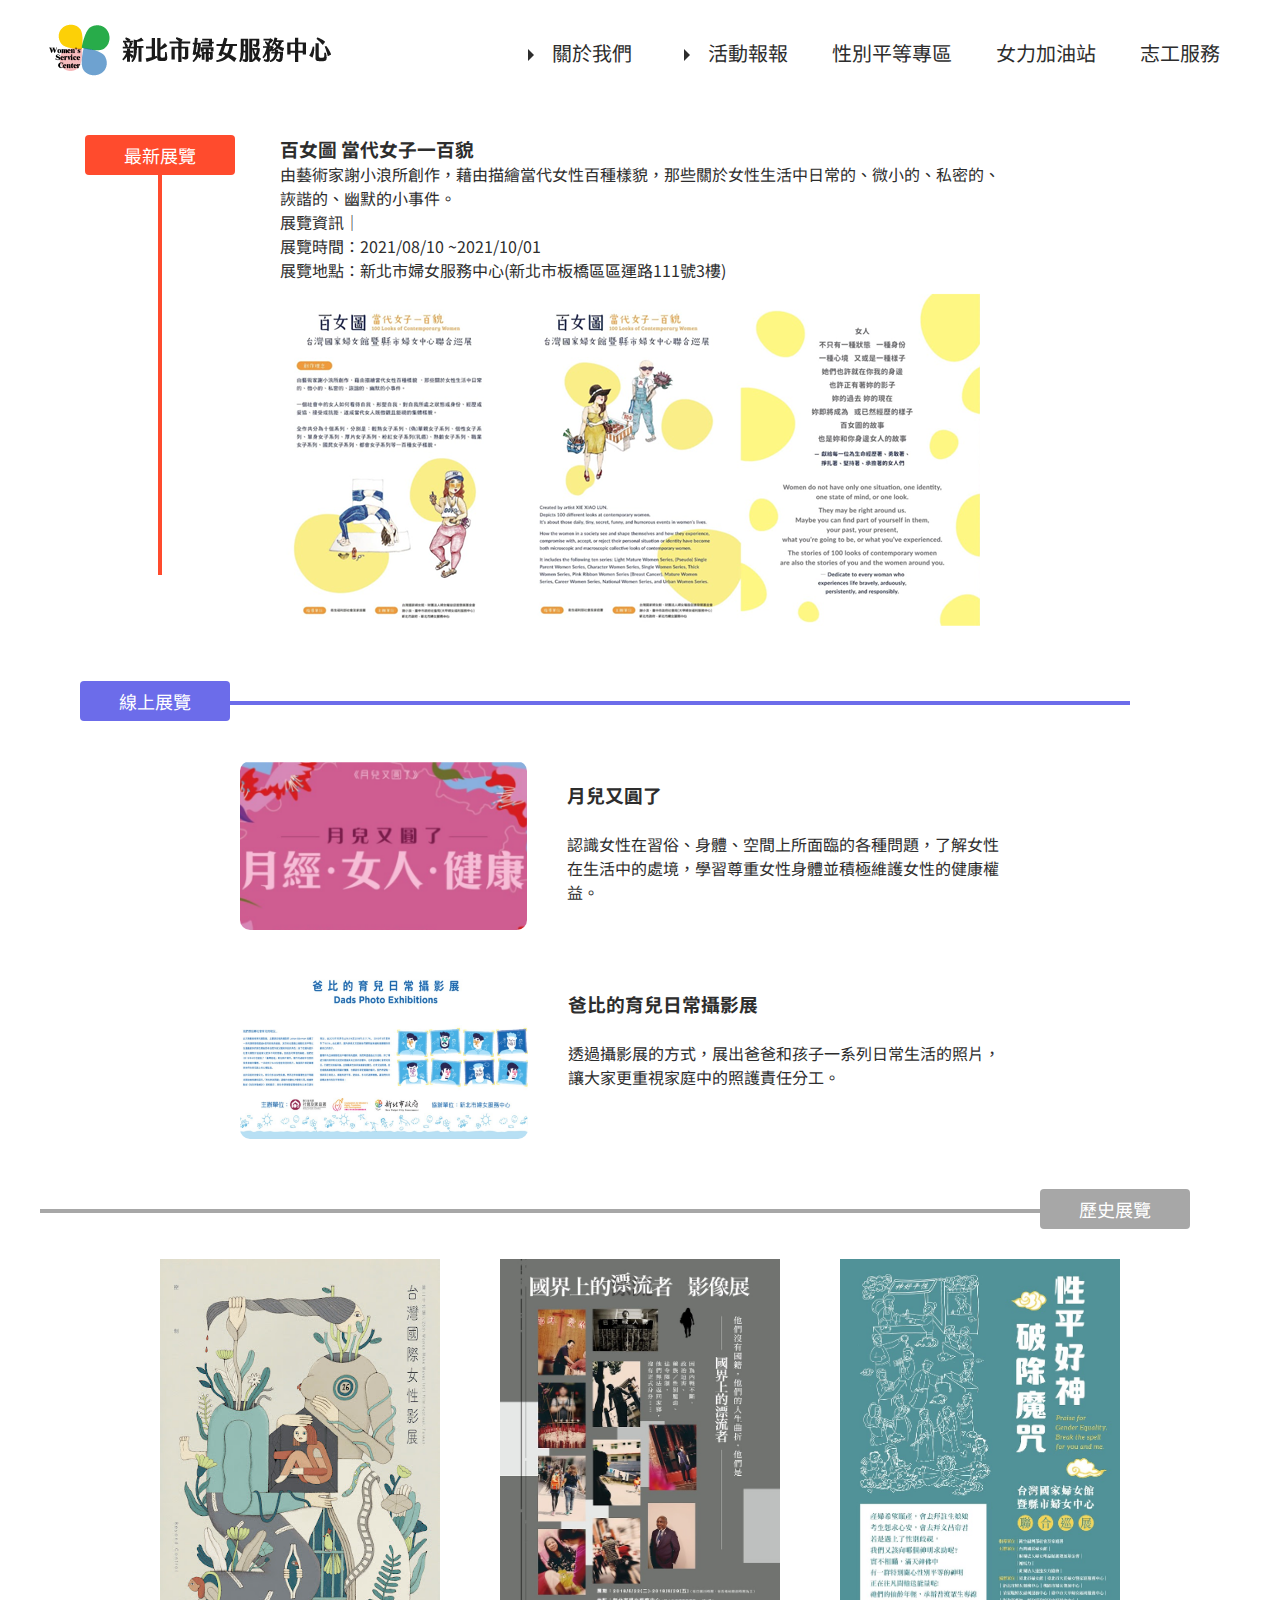
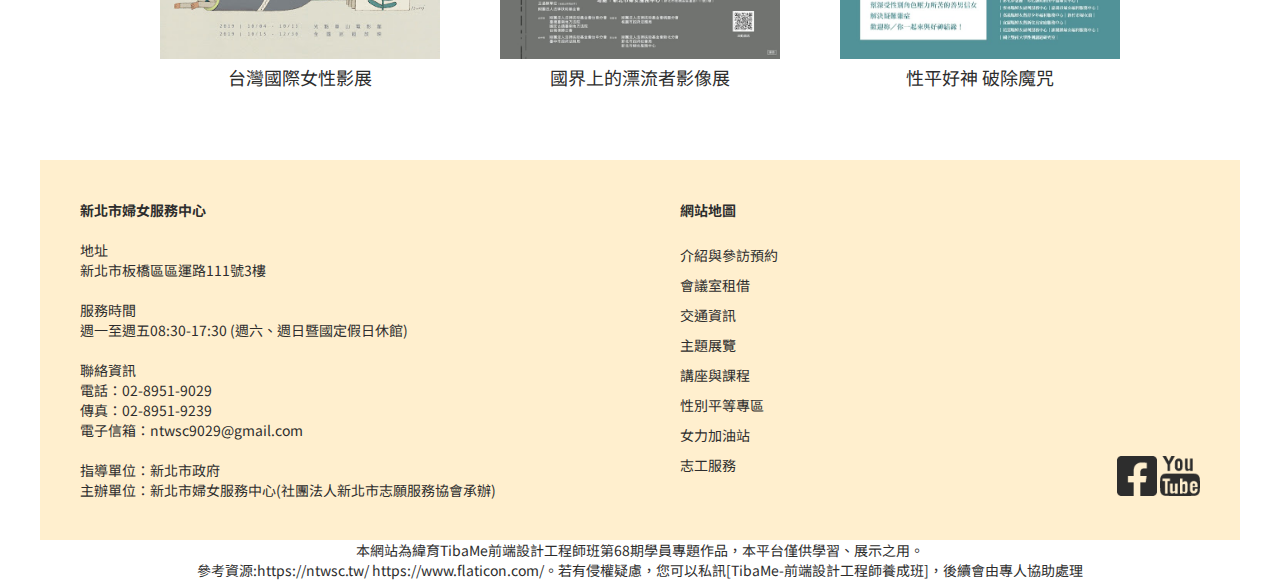
<file: 2-1show.html>
<!DOCTYPE html>
<html lang="zh-Hant-TW">
  <head>
    <meta charset="UTF-8" />
    <meta http-equiv="X-UA-Compatible" content="IE=edge" />
    <meta name="viewport" content="width=device-width, initial-scale=1.0" />
    <link rel="icon" href="./image/index/favicon.ico.png" type="image/x-icon" />
    <link rel="preconnect" href="https://fonts.googleapis.com" />
    <link rel="preconnect" href="https://fonts.gstatic.com" crossorigin />
    <link
      href="https://fonts.googleapis.com/css2?family=Noto+Sans+TC:wght@400;500;700&display=swap"
      rel="stylesheet"
    />
    <link rel="stylesheet" href="./css/common/header.css" />
    <link rel="stylesheet" href="./css/2-1show.css" />
    <link rel="stylesheet" href="./css/common/footer.css" />

    <link
      rel="stylesheet"
      href="https://cdnjs.cloudflare.com/ajax/libs/animate.css/4.1.1/animate.min.css"
    />

    <script src="./js/index.js"></script>

    <title>新北市婦女服務中心</title>
  </head>
  <body>
    <header>
      <div class="logo">
        <a href="./index.html"><img src="./image/index/logo_400x80.png" /></a>
      </div>
      <nav>
        <div class="navitem navitem-arrow">
          <a href="#">關於我們</a>
          <ul class="navitem_list">
            <li><a href="./1-1about_us.html">介紹與參訪預約</a></li>
            <li><a href="./1-2meeting.html">會議室租借</a></li>
            <li><a href="./1-3traffic.html">交通資訊</a></li>
          </ul>
        </div>

        <div class="navitem navitem-arrow">
          <a href="#">活動報報</a>
          <ul class="navitem_secondlist">
            <li><a href="./2-1show.html">主題展覽</a></li>
            <li><a href="./2-2class.html">講座與課程</a></li>
          </ul>
        </div>

        <a class="navitem" href="./gender_equality.html">性別平等專區</a>
        <a class="navitem" href="./gas_station.html">女力加油站</a>
        <a class="navitem" href="./volunteer.html">志工服務</a>
      </nav>
    </header>
    <!-- 最新展覽 -->
    <div class="topstory_container">
      <div class="topstory_logo_container">
        <div class="topstory_logo">最新展覽</div>
        <div class="topstory_logo_line"></div>
      </div>
      <div class="topstory_content_container">
        <h3>百女圖 當代女子一百貌</h3>
        <p>
          由藝術家謝小浪所創作，藉由描繪當代女性百種樣貌，那些關於女性生活中日常的、微小的、私密的、<br />詼諧的、幽默的小事件。<br />
          展覽資訊｜<br />
          展覽時間：2021/08/10 ~2021/10/01<br />
          展覽地點：新北市婦女服務中心(新北市板橋區區運路111號3樓)
        </p>
        <img src="./image/show/newshow700x344.png" />
      </div>
    </div>

    <!-- 線上展覽 -->
    <div class="online_container">
      <div class="online_logo_container">
        <div class="online_logo">線上展覽</div>
        <div class="online_logo_line"></div>
      </div>
      <div class="online_content_container">
        <div class="online_content">
          <img src="./image/show/banner月兒又圓了.png" />
          <div class="online_info">
            <h3>月兒又圓了</h3>
            <br />
            <p>
              認識女性在習俗、身體、空間上所面臨的各種問題，了解女性在生活中的處境，學習尊重女性身體並積極維護女性的健康權益。
            </p>
          </div>
        </div>
        <div class="online_content">
          <img src="./image/show/banner爸比的育兒.png" />
          <div class="online_info">
            <h3>爸比的育兒日常攝影展</h3>
            <br />
            <p>
              透過攝影展的方式，展出爸爸和孩子一系列日常生活的照片，讓大家更重視家庭中的照護責任分工。
            </p>
          </div>
        </div>
      </div>
    </div>

    <!-- 歷史展覽 -->
    <div class="history_container">
      <dvi class="history_logo_container">
        <div class="history_logo_line"></div>
        <div class="history_logo">歷史展覽</div>
      </dvi>
      <div class="history_content_container">
        <div class="poster">
          <img src="./image/show/海報_國際女性影展.jpg" /><br />台灣國際女性影展
        </div>
        <div class="poster">
          <img
            src="./image/show/海報_國界上的漂流者影像展.jpg"
          /><br />國界上的漂流者影像展
        </div>
        <div class="poster">
          <img src="./image/show/海報_性平好神展覽.jpg" /><br />性平好神
          破除魔咒
        </div>
      </div>
    </div>

    <!-- 頁尾 -->
    <footer>
      <div class="info">
        <p>新北市婦女服務中心</p>
        <br />
        地址<br />
        新北市板橋區區運路111號3樓<br />
        <br />
        服務時間<br />
        週一至週五08:30-17:30 (週六、週日暨國定假日休館)<br />
        <br />
        聯絡資訊<br />
        電話：02-8951-9029<br />
        傳真：02-8951-9239<br />
        電子信箱：ntwsc9029@gmail.com<br />
        <br />
        指導單位：新北市政府<br />
        主辦單位：新北市婦女服務中心(社團法人新北市志願服務協會承辦)<br />
      </div>
      <div class="webmap">
        <ul>
          <p>網站地圖</p>
          <br />
          <li><a href="./1-1about_us.html">介紹與參訪預約</a></li>
          <li><a href="./1-2meeting.html">會議室租借</a></li>
          <li><a href="./1-3traffic.html">交通資訊</a></li>
          <li><a href="./2-1show.html">主題展覽</a></li>
          <li><a href="./2-2class.html">講座與課程</a></li>
          <li><a href="./gender_equality.html">性別平等專區</a></li>
          <li><a href="./gas_station.html">女力加油站</a></li>
          <li><a href="./volunteer.html">志工服務</a></li>
        </ul>
        <div class="img_icon">
          <a href="https://www.facebook.com/NTWSC/posts/1387567328310264"
            ><img src="./image/index/icon_fb.png"
          /></a>
          <a href="https://www.youtube.com/channel/UCJvvtrC2Y9s6efAm7P3YrwA"
            ><img src="./image/index/icon_youtube.png"
          /></a>
        </div>
      </div>
    </footer>
    <p class="tibame">
      本網站為緯育TibaMe前端設計工程師班第68期學員專題作品，本平台僅供學習、展示之用。<br />
      參考資源:https://ntwsc.tw/
      https://www.flaticon.com/。若有侵權疑慮，您可以私訊[TibaMe-前端設計工程師養成班]，後續會由專人協助處理
    </p>
  </body>
</html>
</file>
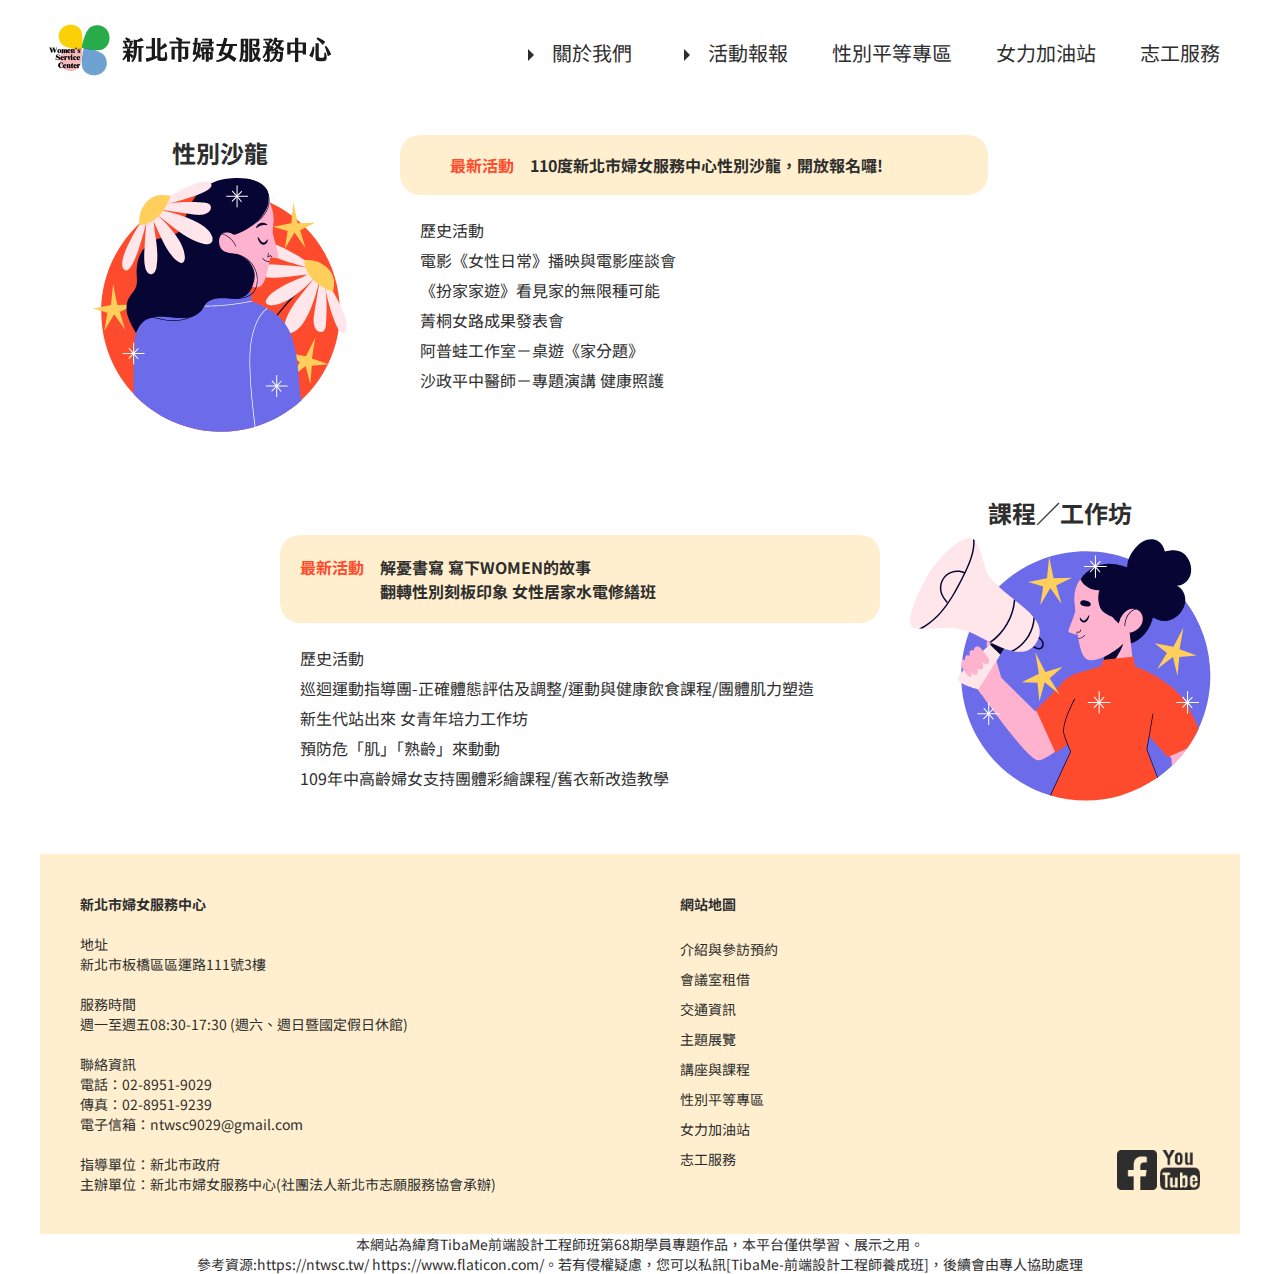
<file: 2-2class.html>
<!DOCTYPE html>
<html lang="zh-Hant-TW">
  <head>
    <meta charset="UTF-8" />
    <meta http-equiv="X-UA-Compatible" content="IE=edge" />
    <meta name="viewport" content="width=device-width, initial-scale=1.0" />
    <link rel="icon" href="./image/index/favicon.ico.png" type="image/x-icon" />
    <link rel="preconnect" href="https://fonts.googleapis.com" />
    <link rel="preconnect" href="https://fonts.gstatic.com" crossorigin />
    <link
      href="https://fonts.googleapis.com/css2?family=Noto+Sans+TC:wght@400;500;700&display=swap"
      rel="stylesheet"
    />
    <link rel="stylesheet" href="./css/common/header.css" />
    <link rel="stylesheet" href="./css/2-2class.css" />
    <link rel="stylesheet" href="./css/common/footer.css" />

    <link
      rel="stylesheet"
      href="https://cdnjs.cloudflare.com/ajax/libs/animate.css/4.1.1/animate.min.css"
    />

    <script src="./js/index.js"></script>

    <title>新北市婦女服務中心</title>
  </head>
  <body>
    <header>
      <div class="logo">
        <a href="./index.html"><img src="./image/index/logo_400x80.png" /></a>
      </div>
      <nav>
        <div class="navitem navitem-arrow">
          <a href="#">關於我們</a>
          <ul class="navitem_list">
            <li><a href="./1-1about_us.html">介紹與參訪預約</a></li>
            <li><a href="./1-2meeting.html">會議室租借</a></li>
            <li><a href="./1-3traffic.html">交通資訊</a></li>
          </ul>
        </div>

        <div class="navitem navitem-arrow">
          <a href="#">活動報報</a>
          <ul class="navitem_secondlist">
            <li><a href="./2-1show.html">主題展覽</a></li>
            <li><a href="./2-2class.html">講座與課程</a></li>
          </ul>
        </div>

        <a class="navitem" href="./gender_equality.html">性別平等專區</a>
        <a class="navitem" href="./gas_station.html">女力加油站</a>
        <a class="navitem" href="./volunteer.html">志工服務</a>
      </nav>
    </header>
    <!-- 性別沙龍區 -->
    <div class="salon_container">
      <div class="salon_img_container">
        <h1>性別沙龍</h1>
        <img src="./image/class/性別沙龍.png" />
      </div>
      <div class="salon_content_container">
        </a><div class="salon_content_new">
          最新活動　<a href="https://www.facebook.com/NTWSC/photos/a.180662015667474/1387522788314718/" target="_blank">110度新北市婦女服務中心性別沙龍，開放報名囉!</a>
        </div>
        <div class="salon_content_old">
          <a>歷史活動</a><br />
          電影《女性日常》播映與電影座談會<br />
          《扮家家遊》看見家的無限種可能<br />
          菁桐女路成果發表會<br />
          阿普蛙工作室－桌遊《家分題》<br />
          沙政平中醫師－專題演講 健康照護<br />
        </div>
      </div>
    </div>

    <!-- 課程區 -->
    <div class="class_container">
      <div class="class_content_container">
        <div class="class_content_new">最新活動　<a>解憂書寫 寫下WOMEN的故事</a><br>
          <a>　　　　　翻轉性別刻板印象 女性居家水電修繕班</a></div>

        <div class="class_content_old"><a>歷史活動</a><br>
          巡迴運動指導團-正確體態評估及調整/運動與健康飲食課程/團體肌力塑造<br>
          新生代站出來 女青年培力工作坊<br>
          預防危「肌」「熟齡」來動動<br>
          109年中高齡婦女支持團體彩繪課程/舊衣新改造教學<br>
        </div>

      </div>
      <div class="class_img_container"><h1>課程／工作坊</h1><img src="./image/class/課程.png"></div>
    </div>

    <!-- 頁尾 -->
    <footer>
      <div class="info">
        <p>新北市婦女服務中心</p>
        <br />
        地址<br />
        新北市板橋區區運路111號3樓<br />
        <br />
        服務時間<br />
        週一至週五08:30-17:30 (週六、週日暨國定假日休館)<br />
        <br />
        聯絡資訊<br />
        電話：02-8951-9029<br />
        傳真：02-8951-9239<br />
        電子信箱：ntwsc9029@gmail.com<br />
        <br />
        指導單位：新北市政府<br />
        主辦單位：新北市婦女服務中心(社團法人新北市志願服務協會承辦)<br />
      </div>
      <div class="webmap">
        <ul>
          <p>網站地圖</p>
          <br />
          <li><a href="./1-1about_us.html">介紹與參訪預約</a></li>
          <li><a href="./1-2meeting.html">會議室租借</a></li>
          <li><a href="./1-3traffic.html">交通資訊</a></li>
          <li><a href="./2-1show.html">主題展覽</a></li>
          <li><a href="./2-2class.html">講座與課程</a></li>
          <li><a href="./gender_equality.html">性別平等專區</a></li>
          <li><a href="./gas_station.html">女力加油站</a></li>
          <li><a href="./volunteer.html">志工服務</a></li>
        </ul>
        <div class="img_icon">
          <a href="https://www.facebook.com/NTWSC/posts/1387567328310264"
            ><img src="./image/index/icon_fb.png"
          /></a>
          <a href="https://www.youtube.com/channel/UCJvvtrC2Y9s6efAm7P3YrwA"
            ><img src="./image/index/icon_youtube.png"
          /></a>
        </div>
      </div>
    </footer>
    <p class="tibame">
      本網站為緯育TibaMe前端設計工程師班第68期學員專題作品，本平台僅供學習、展示之用。<br />
      參考資源:https://ntwsc.tw/
      https://www.flaticon.com/。若有侵權疑慮，您可以私訊[TibaMe-前端設計工程師養成班]，後續會由專人協助處理
    </p>
  </body>
</html>
</file>
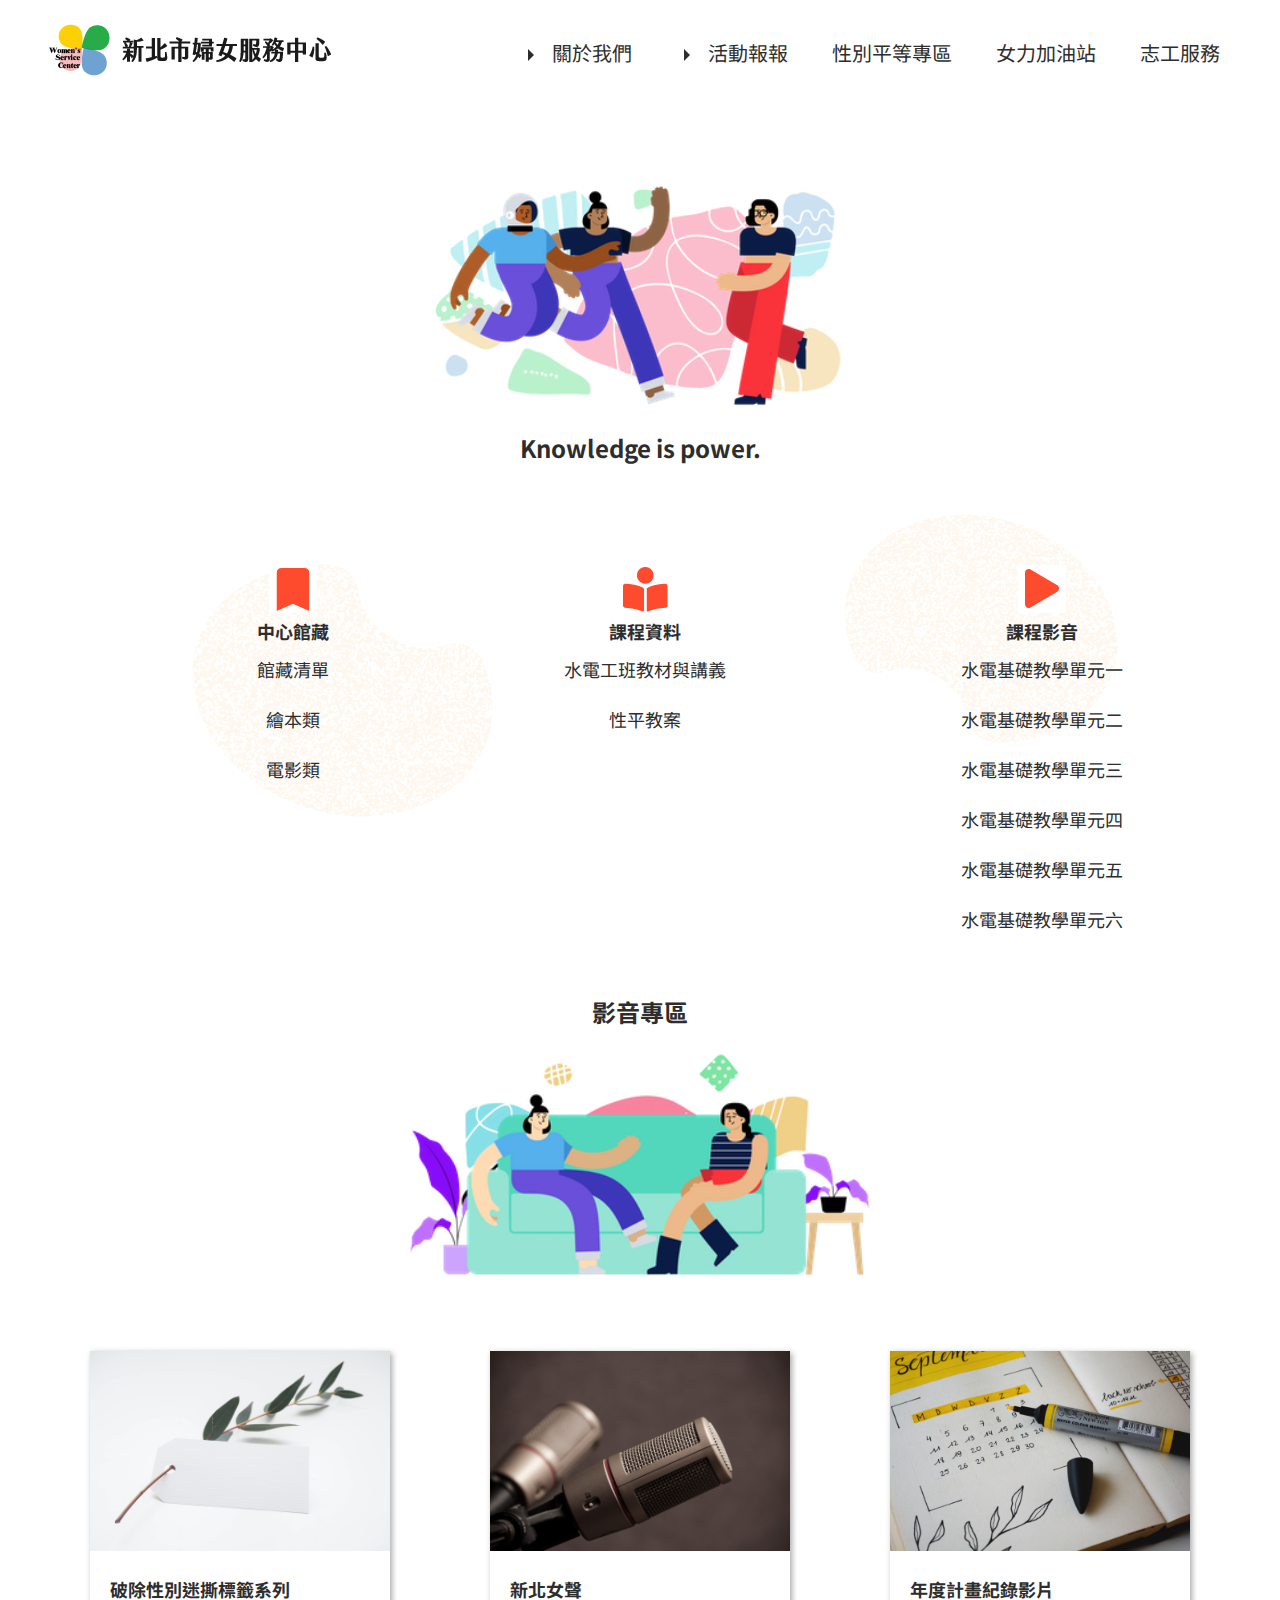
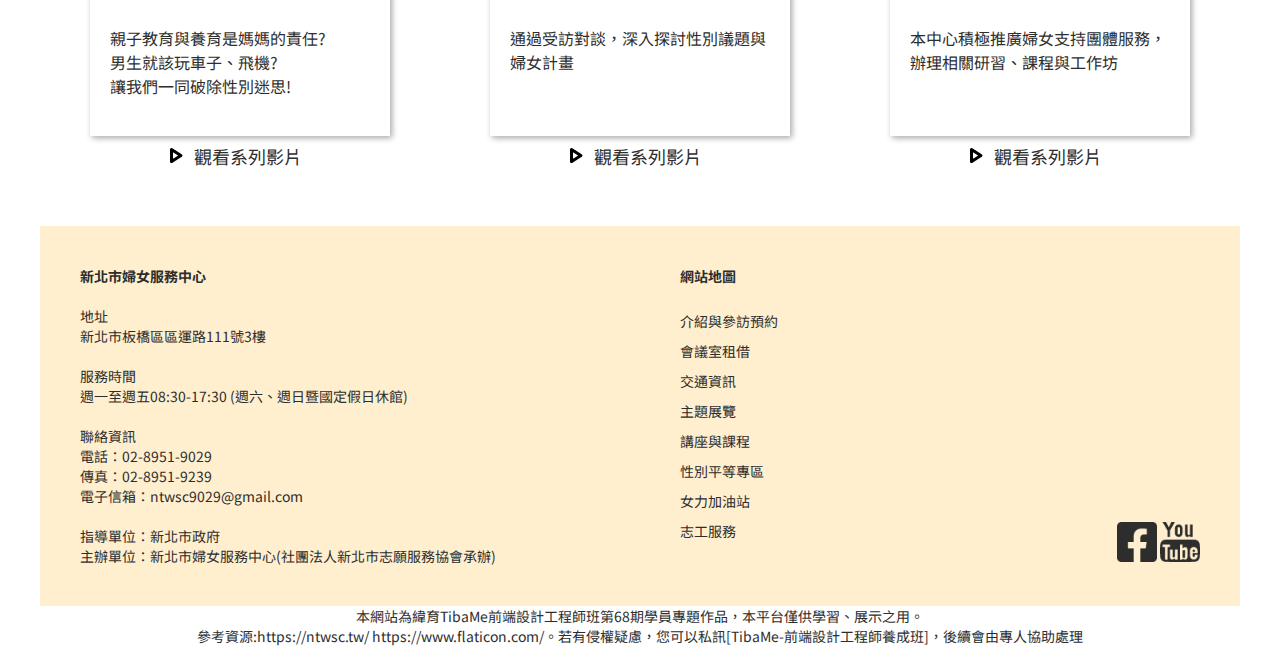
<file: gas_station.html>
<!DOCTYPE html>
<html lang="zh-Hant-TW">
  <head>
    <meta charset="UTF-8" />
    <meta http-equiv="X-UA-Compatible" content="IE=edge" />
    <meta name="viewport" content="width=device-width, initial-scale=1.0" />
    <link rel="icon" href="./image/index/favicon.ico.png" type="image/x-icon" />
    <link rel="preconnect" href="https://fonts.googleapis.com" />
    <link rel="preconnect" href="https://fonts.gstatic.com" crossorigin />
    <link
      href="https://fonts.googleapis.com/css2?family=Noto+Sans+TC:wght@400;500;700&display=swap"
      rel="stylesheet"
    />
    <link rel="stylesheet" href="./css/common/header.css" />
    <link rel="stylesheet" href="./css/gas_station.css" />
    <link rel="stylesheet" href="./css/common/footer.css" />

    <link
      rel="stylesheet"
      href="https://cdnjs.cloudflare.com/ajax/libs/animate.css/4.1.1/animate.min.css"
    />

    <script src="./js/index.js"></script>

    <title>新北市婦女服務中心</title>
  </head>
  <body>
    <header>
      <div class="logo">
        <a href="./index.html"><img src="./image/index/logo_400x80.png" /></a>
      </div>
      <nav>
        <div class="navitem navitem-arrow">
          <a href="#">關於我們</a>
          <ul class="navitem_list">
            <li><a href="./1-1about_us.html">介紹與參訪預約</a></li>
            <li><a href="./1-2meeting.html">會議室租借</a></li>
            <li><a href="./1-3traffic.html">交通資訊</a></li>
          </ul>
        </div>

        <div class="navitem navitem-arrow">
          <a href="#">活動報報</a>
          <ul class="navitem_secondlist">
            <li><a href="./2-1show.html">主題展覽</a></li>
            <li><a href="./2-2class.html">講座與課程</a></li>
          </ul>
        </div>

        <a class="navitem" href="./gender_equality.html">性別平等專區</a>
        <a class="navitem" href="./gas_station.html">女力加油站</a>
        <a class="navitem" href="./volunteer.html">志工服務</a>
      </nav>
    </header>

    <div class="main_container">
      <img class="power_img" src="./image/gas_station/power.png" />
      Knowledge is power.
      <div
        class="library_container"
        style="background-image: url(./image/gas_station/bg.png)"
      >
        <div class="library_content">
          <img
            src="./image/gas_station/Icon-bookmark.png"
          /><br />中心館藏<br />
          <a
            href="https://drive.google.com/file/d/1t5OqI4eF1WWuVEQ0ZbX23gv2vasLAQzK/view"
            target="_blank"
            >館藏清單</a
          ><br />
          <a
            href="https://drive.google.com/file/d/1y_NW_nO8sBrIC3V6b6E2XCoFW8wk2K55/view"
            target="_blank"
            >繪本類</a
          ><br />
          <a
            href="https://drive.google.com/file/d/1hauH-WbDnlddaeTzdRj7sVeW3b3k8yvJ/view"
            target="_blank"
            >電影類</a
          ><br />
        </div>
        <div class="library_content">
          <img src="./image/gas_station/Icon-reader.png" /><br />課程資料<br />
          <a
            href="https://drive.google.com/file/d/185eqo0fOgfltGYeQG5Iew-ZMe-kXX3bR/view"
            target="_blank"
            >水電工班教材與講義</a
          ><br />
          <a
            href="https://drive.google.com/file/d/1znFQu0l0T8scmq9VovLy0avgMtie4sTp/view"
            target="_blank"
            >性平教案</a
          ><br />
        </div>
        <div class="library_content">
          <img src="./image/gas_station/Icon-play.png" /><br />課程影音<br />
          <a href="https://youtu.be/RIx0v-4zurw" target="_blank"
            >水電基礎教學單元一</a
          ><br />
          <a href="https://youtu.be/-To1xsrveGs" target="_blank"
            >水電基礎教學單元二</a
          ><br />
          <a href="https://youtu.be/fcUdatln4-A" target="_blank"
            >水電基礎教學單元三</a
          ><br />
          <a href="https://youtu.be/z1yHurbIcnw" target="_blank"
            >水電基礎教學單元四</a
          ><br />
          <a href="https://youtu.be/L6uzVwbGbj4" target="_blank"
            >水電基礎教學單元五</a
          ><br />
          <a href="https://youtu.be/gK5zqzyBxFc" target="_blank"
            >水電基礎教學單元六</a
          ><br />
        </div>
      </div>
      影音專區
      <img class="sofa_img" src="./image/gas_station/sofa.png" />
      <div class="video_container">
        <div class="video_content">
          <div class="video_card">
            <img src="./image/gas_station/tag.png" />
            <div class="video_text">
              <h3>破除性別迷撕標籤系列</h3>
              <br />
              親子教育與養育是媽媽的責任?<br />
              男生就該玩車子、飛機?<br />
              讓我們一同破除性別迷思!
            </div>
          </div>
          <img src="./image/gas_station/playlink.png" target="_blank" /><a
            href="https://www.youtube.com/watch?v=BsHB4SWazuQ&list=PLLEHEXpDJL4aAQLsNE-Q4c97h8iiwDhh0&ab_channel=%E6%96%B0%E5%8C%97%E5%B8%82%E6%96%B0%E5%8C%97%E5%B8%82%E5%A9%A6%E5%A5%B3%E6%9C%8D%E5%8B%99%E4%B8%AD%E5%BF%83"
            >觀看系列影片</a
          >
        </div>

        <div class="video_content">
          <div class="video_card">
            <img src="./image/gas_station/mic.png" />
            <div class="video_text">
              <h3>新北女聲</h3>
              <br />
              通過受訪對談，深入探討性別議題與婦女計畫
            </div>
          </div>
          <img src="./image/gas_station/playlink.png" target="_blank" /><a
            href="https://www.youtube.com/watch?v=RrOMNk0EPXo&list=PLLEHEXpDJL4bpkHeOnsRO7wUIjcvY_ATo&ab_channel=%E6%96%B0%E5%8C%97%E5%B8%82%E6%96%B0%E5%8C%97%E5%B8%82%E5%A9%A6%E5%A5%B3%E6%9C%8D%E5%8B%99%E4%B8%AD%E5%BF%83"
            >觀看系列影片</a
          >
        </div>
        <div class="video_content">
          <div class="video_card">
            <img src="./image/gas_station/clander.png" />
            <div class="video_text">
              <h3>年度計畫紀錄影片</h3>
              <br />
              本中心積極推廣婦女支持團體服務，辦理相關研習、課程與工作坊
            </div>
          </div>
          <img src="./image/gas_station/playlink.png" target="_blank" /><a
            href="https://www.youtube.com/channel/UCMzQZyh84q_60M9Hu3YJAqg/videos"
            >觀看系列影片</a
          >
        </div>
      </div>
    </div>

    <!-- 頁尾 -->
    <footer>
      <div class="info">
        <p>新北市婦女服務中心</p>
        <br />
        地址<br />
        新北市板橋區區運路111號3樓<br />
        <br />
        服務時間<br />
        週一至週五08:30-17:30 (週六、週日暨國定假日休館)<br />
        <br />
        聯絡資訊<br />
        電話：02-8951-9029<br />
        傳真：02-8951-9239<br />
        電子信箱：ntwsc9029@gmail.com<br />
        <br />
        指導單位：新北市政府<br />
        主辦單位：新北市婦女服務中心(社團法人新北市志願服務協會承辦)<br />
      </div>
      <div class="webmap">
        <ul>
          <p>網站地圖</p>
          <br />
          <li><a href="./1-1about_us.html">介紹與參訪預約</a></li>
          <li><a href="./1-2meeting.html">會議室租借</a></li>
          <li><a href="./1-3traffic.html">交通資訊</a></li>
          <li><a href="./2-1show.html">主題展覽</a></li>
          <li><a href="./2-2class.html">講座與課程</a></li>
          <li><a href="./gender_equality.html">性別平等專區</a></li>
          <li><a href="./gas_station.html">女力加油站</a></li>
          <li><a href="./volunteer.html">志工服務</a></li>
        </ul>
        <div class="img_icon">
          <a href="https://www.facebook.com/NTWSC/posts/1387567328310264"
            ><img src="./image/index/icon_fb.png"
          /></a>
          <a href="https://www.youtube.com/channel/UCJvvtrC2Y9s6efAm7P3YrwA"
            ><img src="./image/index/icon_youtube.png"
          /></a>
        </div>
      </div>
    </footer>
    <p class="tibame">
      本網站為緯育TibaMe前端設計工程師班第68期學員專題作品，本平台僅供學習、展示之用。<br />
      參考資源:https://ntwsc.tw/
      https://www.flaticon.com/。若有侵權疑慮，您可以私訊[TibaMe-前端設計工程師養成班]，後續會由專人協助處理
    </p>
  </body>
</html>
</file>
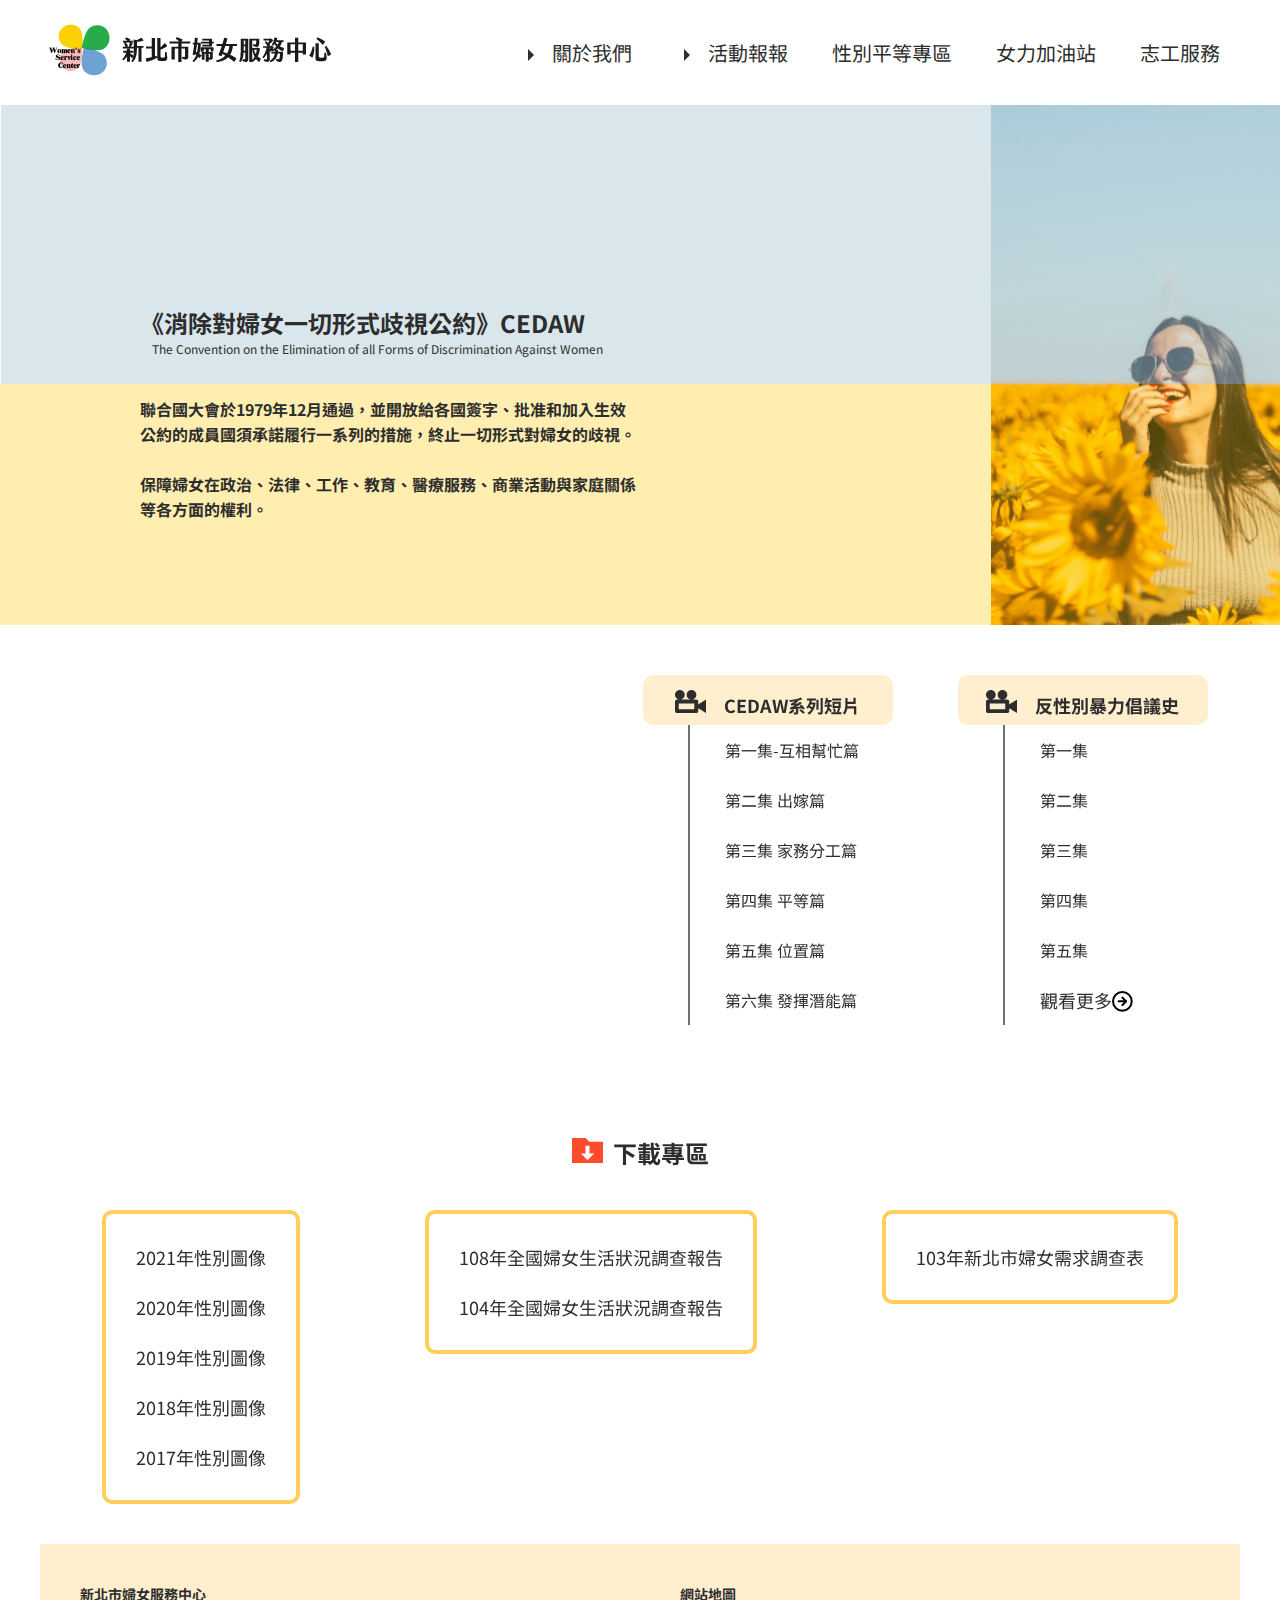
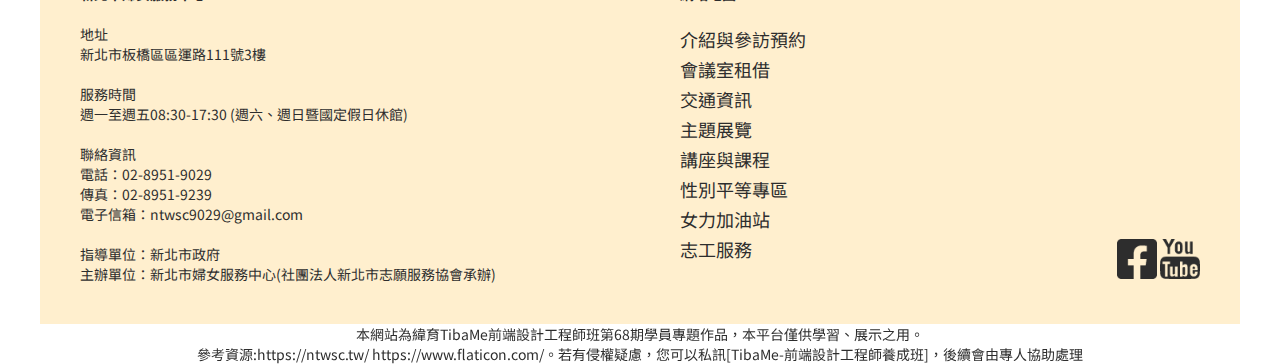
<file: gender_equality.html>
<!DOCTYPE html>
<html lang="zh-Hant-TW">
  <head>
    <meta charset="UTF-8" />
    <meta http-equiv="X-UA-Compatible" content="IE=edge" />
    <meta name="viewport" content="width=device-width, initial-scale=1.0" />
    <link rel="icon" href="./image/index/favicon.ico.png" type="image/x-icon" />
    <link rel="preconnect" href="https://fonts.googleapis.com" />
    <link rel="preconnect" href="https://fonts.gstatic.com" crossorigin />
    <link
      href="https://fonts.googleapis.com/css2?family=Noto+Sans+TC:wght@400;500;700&display=swap"
      rel="stylesheet"
    />
    <link rel="stylesheet" href="./css/common/header.css" />
    <link rel="stylesheet" href="./css/gender_equality.css" />
    <link rel="stylesheet" href="./css/common/footer.css" />

    <link
      rel="stylesheet"
      href="https://cdnjs.cloudflare.com/ajax/libs/animate.css/4.1.1/animate.min.css"
    />

    <script src="./js/gender_equality.js"></script>

    <title>新北市婦女服務中心</title>
  </head>
  <body>
    <header>
      <div class="logo">
        <a href="./index.html"><img src="./image/index/logo_400x80.png" /></a>
      </div>
      <nav>
        <div class="navitem navitem-arrow">
          <a href="#">關於我們</a>
          <ul class="navitem_list">
            <li><a href="./1-1about_us.html">介紹與參訪預約</a></li>
            <li><a href="./1-2meeting.html">會議室租借</a></li>
            <li><a href="./1-3traffic.html">交通資訊</a></li>
          </ul>
        </div>

        <div class="navitem navitem-arrow">
          <a href="#">活動報報</a>
          <ul class="navitem_secondlist">
            <li><a href="./2-1show.html">主題展覽</a></li>
            <li><a href="./2-2class.html">講座與課程</a></li>
          </ul>
        </div>

        <a class="navitem" href="./gender_equality.html">性別平等專區</a>
        <a class="navitem" href="./gas_station.html">女力加油站</a>
        <a class="navitem" href="./volunteer.html">志工服務</a>
      </nav>
    </header>
    <!-- banner區 -->
    <div
      class="banner_bg"
      style="background-image: url(./image/gender_equality/banner_bg.png)"
    >
      <div class="banner_container">
        <div class="banner_content">
          <div class="banner_info_title">
            《消除對婦女一切形式歧視公約》CEDAW
          </div>
          <div class="banener_info_en">
            　The Convention on the Elimination of all Forms of Discrimination
            Against Women
          </div>
          <div class="banner_info">
            聯合國大會於1979年12月通過，並開放給各國簽字、批准和加入生效<br />
            公約的成員國須承諾履行一系列的措施，終止一切形式對婦女的歧視。<br />
            <br />
            保障婦女在政治、法律、工作、教育、醫療服務、商業活動與家庭關係<br />等各方面的權利。
          </div>
        </div>
      </div>
    </div>

    <!-- youtube影片區 -->
    <div class="film_container">
      <div class="youtube">
        <iframe
          id="youtube"
          width="570"
          height="360"
          src="https://www.youtube.com/embed/04anNYHnmrk"
          title="YouTube video player"
          frameborder="0"
          allow="accelerometer; autoplay; clipboard-write; encrypted-media; gyroscope; picture-in-picture"
          allowfullscreen
        ></iframe>
      </div>
      <div class="youtubelist_container">
        <div class="youbelist_title">
          <img src="./image/gender_equality/Icon-video.png" />　CEDAW系列短片
        </div>
        <div class="animate_link_container">
          <div class="animate">
            <div class="line"></div>
          </div>
          <div id="cedaw-list" class="youtubelist_link"></div>
        </div>
      </div>

      <div class="youtubelist_container">
        <div class="youbelist_title">
          <img src="./image/gender_equality/Icon-video.png" />　反性別暴力倡議史
        </div>
        <div class="animate_link_container">
          <div class="animate">
            <div class="line"></div>
          </div>
          <div id="anti_gender-list" class="youtubelist_link">
            <a href="https://www.youtube.com/channel/UCI1902Tuyzq5WXRevEtA5pA/videos">
              觀看更多<img class="arrowlink"
                src="./image/gender_equality/Icon-right-circle.png"
              />
            </a>
            </div>
          </div>
        </div>
      </div>
    </div>

    <!-- 下載專區 -->
    <div class="download_container">
      <div class="download_tilte">
        <img src="./image/gender_equality/Icon-download.png" />下載專區
      </div>
      <div class="download_content">
        <div class="download_link">
          <a
            href="https://drive.google.com/file/d/1HtDgZkzgSeTtYhBLbSMGPc_0CY4IL4m1/view"
            target="_blank"
            >2021年性別圖像</a
          ><br />
          <br />
          <a
            href="https://drive.google.com/file/d/1TcikE1RRQWBlGTAhGQKC2DZm6wGLuvuG/view"
            target="_blank"
            >2020年性別圖像</a
          ><br />
          <br />
          <a
            href="https://drive.google.com/file/d/1TW6W1MHmhp8mVmwICyi0iTi_L2DEBrge/view"
            target="_blank"
            >2019年性別圖像</a
          ><br />
          <br />
          <a
            href="https://drive.google.com/file/d/1wZFm7ZqxWPwpWcvHhNGDdTp6ytMCYkxw/view"
            target="_blank"
            >2018年性別圖像</a
          ><br />
          <br />
          <a
            href="https://drive.google.com/file/d/1IuhjIr2SG0Iwp0jzTEec0WAYNID7WgrS/view"
            target="_blank"
            >2017年性別圖像</a
          >
        </div>
        <div class="download_link">
          <a
            href="https://drive.google.com/file/d/1c5GWxDLkOnJkJL6PDquz5tDDaHIZzOUO/view"
            target="_blank"
            >108年全國婦女生活狀況調查報告</a
          ><br />
          <br />
          <a
            href="https://drive.google.com/file/d/1IDT_v8GoNcbY0-dCw0wz4bypzSwzb0p-/view"
            target="_blank"
            >104年全國婦女生活狀況調查報告</a
          >
        </div>
        <div class="download_link">
          <a
            href="https://drive.google.com/file/d/1GApwelRiEnBzQYDQTaIVtY9KBH6hxF4O/view"
            target="_blank"
            >103年新北市婦女需求調查表</a
          ><br />
        </div>
      </div>
    </div>
    <!-- 頁尾 -->
    <footer>
      <div class="info">
        <p>新北市婦女服務中心</p>
        <br />
        地址<br />
        新北市板橋區區運路111號3樓<br />
        <br />
        服務時間<br />
        週一至週五08:30-17:30 (週六、週日暨國定假日休館)<br />
        <br />
        聯絡資訊<br />
        電話：02-8951-9029<br />
        傳真：02-8951-9239<br />
        電子信箱：ntwsc9029@gmail.com<br />
        <br />
        指導單位：新北市政府<br />
        主辦單位：新北市婦女服務中心(社團法人新北市志願服務協會承辦)<br />
      </div>
      <div class="webmap">
        <ul>
          <p>網站地圖</p>
          <br />
          <li><a href="./1-1about_us.html">介紹與參訪預約</a></li>
          <li><a href="./1-2meeting.html">會議室租借</a></li>
          <li><a href="./1-3traffic.html">交通資訊</a></li>
          <li><a href="./2-1show.html">主題展覽</a></li>
          <li><a href="./2-2class.html">講座與課程</a></li>
          <li><a href="./gender_equality.html">性別平等專區</a></li>
          <li><a href="./gas_station.html">女力加油站</a></li>
          <li><a href="./volunteer.html">志工服務</a></li>
        </ul>
        <div class="img_icon">
          <a href="https://www.facebook.com/NTWSC/posts/1387567328310264"
            ><img src="./image/index/icon_fb.png"
          /></a>
          <a href="https://www.youtube.com/channel/UCJvvtrC2Y9s6efAm7P3YrwA"
            ><img src="./image/index/icon_youtube.png"
          /></a>
        </div>
      </div>
    </footer>
    <p class="tibame">
      本網站為緯育TibaMe前端設計工程師班第68期學員專題作品，本平台僅供學習、展示之用。<br />
      參考資源:https://ntwsc.tw/
      https://www.flaticon.com/。若有侵權疑慮，您可以私訊[TibaMe-前端設計工程師養成班]，後續會由專人協助處理
    </p>
  </body>
</html>
</file>
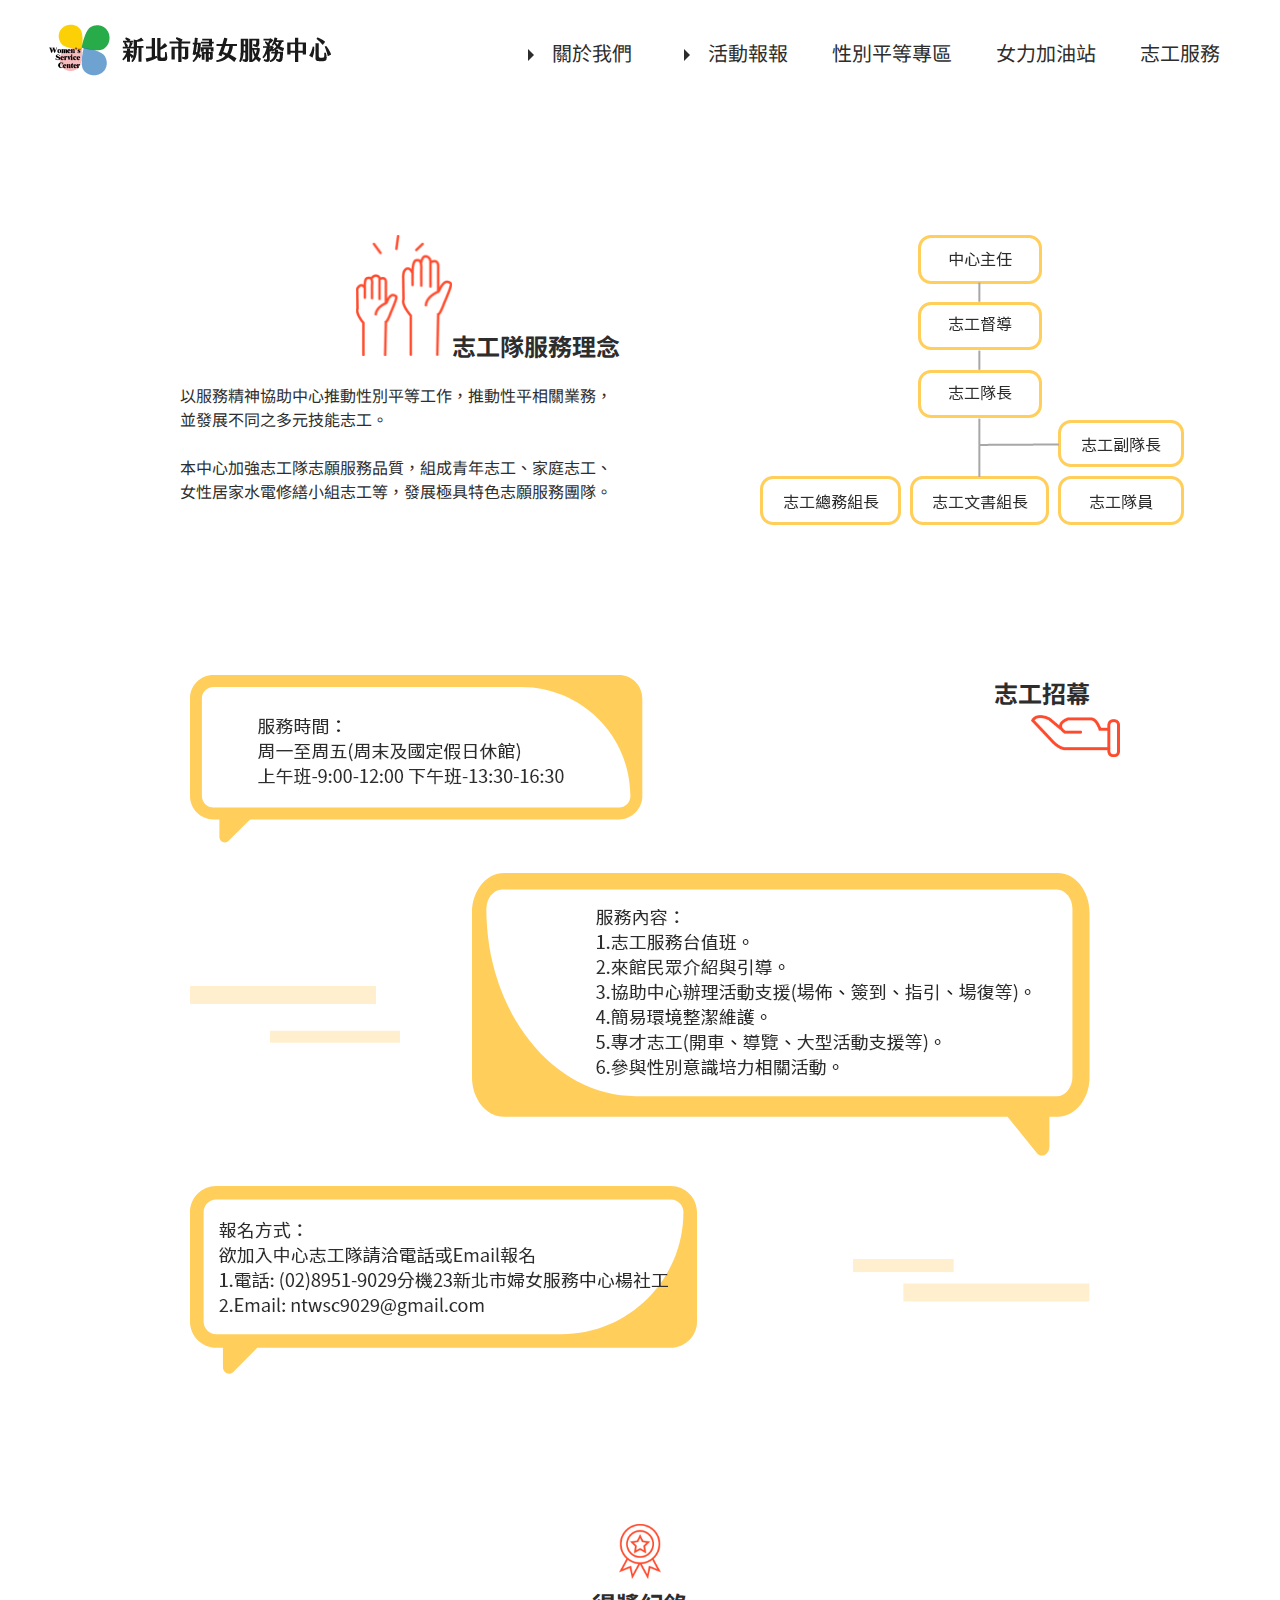
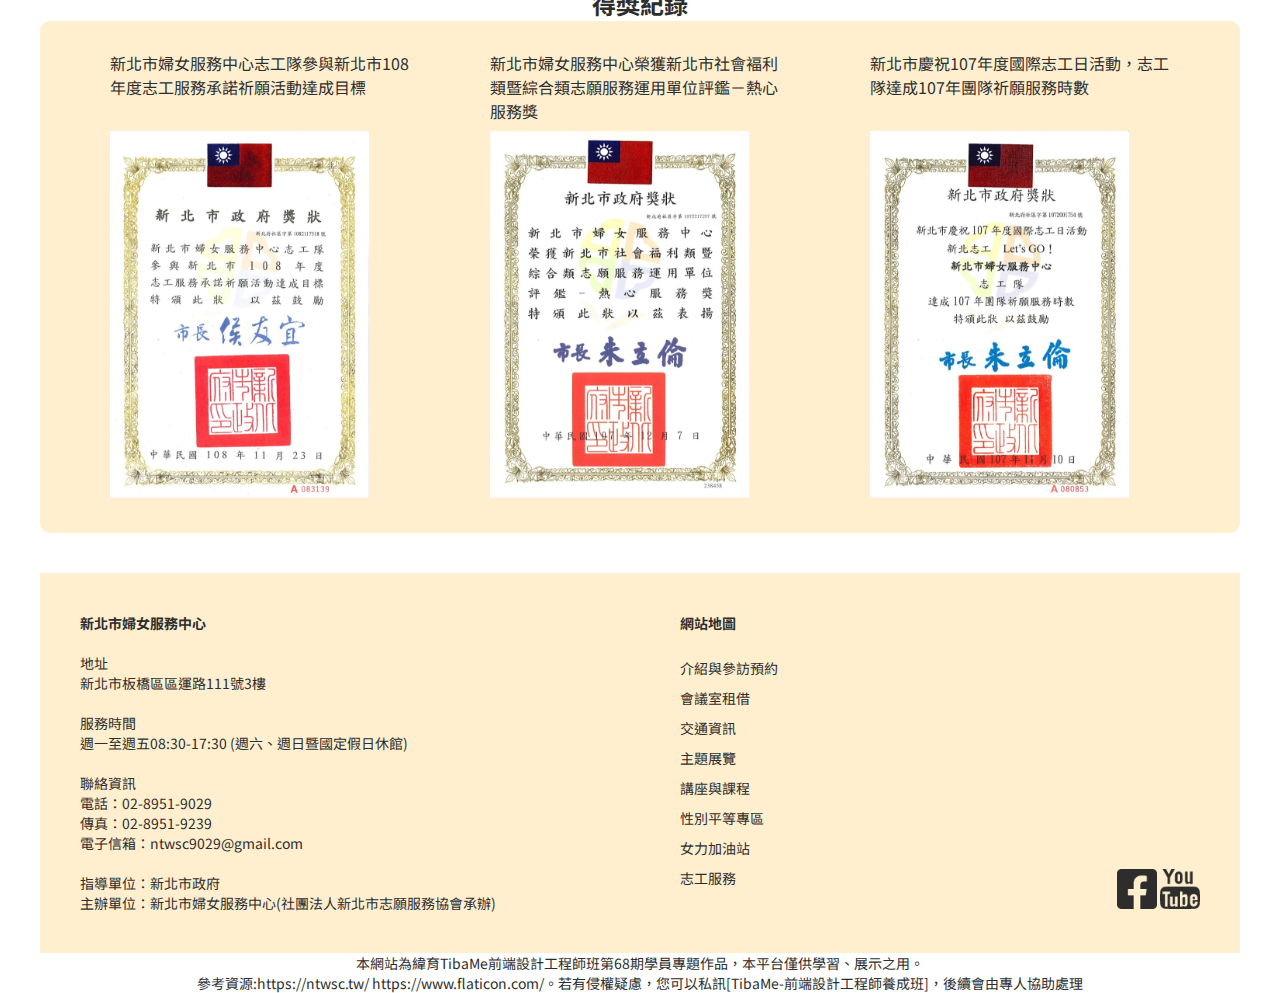
<file: volunteer.html>
<!DOCTYPE html>
<html lang="zh-Hant-TW">
  <head>
    <meta charset="UTF-8" />
    <meta http-equiv="X-UA-Compatible" content="IE=edge" />
    <meta name="viewport" content="width=device-width, initial-scale=1.0" />
    <link rel="icon" href="./image/index/favicon.ico.png" type="image/x-icon" />
    <link rel="preconnect" href="https://fonts.googleapis.com" />
    <link rel="preconnect" href="https://fonts.gstatic.com" crossorigin />
    <link
      href="https://fonts.googleapis.com/css2?family=Noto+Sans+TC:wght@400;500;700&display=swap"
      rel="stylesheet"
    />
    <link rel="stylesheet" href="./css/common/header.css" />
    <link rel="stylesheet" href="./css/volunteer.css" />
    <link rel="stylesheet" href="./css/common/footer.css" />

    <link
      rel="stylesheet"
      href="https://cdnjs.cloudflare.com/ajax/libs/animate.css/4.1.1/animate.min.css"
    />
    <script src="./js/index.js"></script>

    <title>新北市婦女服務中心</title>
  </head>
  <body>
    <header>
      <div class="logo">
        <a href="./index.html"><img src="./image/index/logo_400x80.png" /></a>
      </div>
      <nav>
        <div class="navitem navitem-arrow">
          <a href="#">關於我們</a>
          <ul class="navitem_list">
            <li><a href="./1-1about_us.html">介紹與參訪預約</a></li>
            <li><a href="./1-2meeting.html">會議室租借</a></li>
            <li><a href="./1-3traffic.html">交通資訊</a></li>
          </ul>
        </div>

        <div class="navitem navitem-arrow">
          <a href="#">活動報報</a>
          <ul class="navitem_secondlist">
            <li><a href="./2-1show.html">主題展覽</a></li>
            <li><a href="./2-2class.html">講座與課程</a></li>
          </ul>
        </div>

        <a class="navitem" href="./gender_equality.html">性別平等專區</a>
        <a class="navitem" href="./gas_station.html">女力加油站</a>
        <a class="navitem" href="./volunteer.html">志工服務</a>
      </nav>
    </header>
    <!-- 志工隊服務理念 -->
    <div class="chart_container">
      <div class="info_container">
        <div class="info_title">
          <img src="./image/volunteer/raisHhand.png" />志工隊服務理念
        </div>
        <div class="info_content">
          以服務精神協助中心推動性別平等工作，推動性平相關業務，並發展不同之多元技能志工。<br />
          <br />
          本中心加強志工隊志願服務品質，組成青年志工、家庭志工、女性居家水電修繕小組志工等，發展極具特色志願服務團隊。
        </div>
      </div>
      <img src="./image/volunteer/chart.png" />
    </div>

    <!-- 志工招募 -->
    <div class="time_container">
      <img src="./image/volunteer/serviceTime.png" />
      <div class="title">志工招幕<img src="./image/volunteer/hand.png" /></div>
    </div>
    <div class="service_container">
      <img src="./image/volunteer/left_lineImg.png" />
      <img src="./image/volunteer/service.png" />
    </div>
    <div class="service_container">
      <img src="./image/volunteer/contact.png" />
      <img src="./image/volunteer/right_lineImg.png" />
    </div>

    <!-- 獎狀區 -->
    <div class="medals_container">
      <div class="medals_title">
        <div class="medalsImg">
          <img src="./image/volunteer/medals.png" />
        </div>
        得獎紀錄
      </div>
      <div class="medals_content">
        <div class="medals_info_container">
          <div class="medals_info_content">
            新北市婦女服務中心志工隊參與新北市108年度志工服務承諾祈願活動達成目標
          </div>
          <img src="./image/volunteer/108活動目標達成.png" />
        </div>
        <div class="medals_info_container">
          <div class="medals_info_content">
            新北市婦女服務中心榮獲新北市社會褔利類暨綜合類志願服務運用單位評鑑－熱心服務獎
          </div>
          <img src="./image/volunteer/熱心服務獎.png" />
        </div>
        <div class="medals_info_container">
          <div class="medals_info_content">
            新北市慶祝107年度國際志工日活動，志工隊達成107年團隊祈願服務時數
          </div>
          <img src="./image/volunteer/國際志工日.png" />
        </div>
      </div>
    </div>

    <footer>
      <div class="info">
        <p>新北市婦女服務中心</p>
        <br />
        地址<br />
        新北市板橋區區運路111號3樓<br />
        <br />
        服務時間<br />
        週一至週五08:30-17:30 (週六、週日暨國定假日休館)<br />
        <br />
        聯絡資訊<br />
        電話：02-8951-9029<br />
        傳真：02-8951-9239<br />
        電子信箱：ntwsc9029@gmail.com<br />
        <br />
        指導單位：新北市政府<br />
        主辦單位：新北市婦女服務中心(社團法人新北市志願服務協會承辦)<br />
      </div>
      <div class="webmap">
        <ul>
          <p>網站地圖</p>
          <br />
          <li><a href="./1-1about_us.html">介紹與參訪預約</a></li>
          <li><a href="./1-2meeting.html">會議室租借</a></li>
          <li><a href="./1-3traffic.html">交通資訊</a></li>
          <li><a href="./2-1show.html">主題展覽</a></li>
          <li><a href="./2-2class.html">講座與課程</a></li>
          <li><a href="./gender_equality.html">性別平等專區</a></li>
          <li><a href="./gas_station.html">女力加油站</a></li>
          <li><a href="./volunteer.html">志工服務</a></li>
        </ul>
        <div class="img_icon">
          <a href="https://www.facebook.com/NTWSC/posts/1387567328310264"
            ><img src="./image/index/icon_fb.png"
          /></a>
          <a href="https://www.youtube.com/channel/UCJvvtrC2Y9s6efAm7P3YrwA"
            ><img src="./image/index/icon_youtube.png"
          /></a>
        </div>
      </div>
    </footer>
    <p class="tibame">
      本網站為緯育TibaMe前端設計工程師班第68期學員專題作品，本平台僅供學習、展示之用。<br />
      參考資源:https://ntwsc.tw/
      https://www.flaticon.com/。若有侵權疑慮，您可以私訊[TibaMe-前端設計工程師養成班]，後續會由專人協助處理
    </p>
  </body>
</html>
</file>
<file: css/common/header.css>
html,
body {
  font-family: "Noto Sans TC", sans-serif;
}

* {
  margin: 0;
  padding: 0;
  box-sizing: border-box;
}

header {
  width: 1200px;
  margin: 0 auto;
  display: flex;
  justify-content: space-between;
  align-items: center;
  margin-top: 20px;
  margin-bottom: 20px;
}

.logo {
  align-self: flex-end;
}

nav {
  position: relative;
}
.navitem {
  display: inline-block;
  text-decoration: none;
  color: #2d2d2d;
  margin: 0 20px;
  font-size: 20px;
  line-height: 60px;
}

.navitem_list {
  display: none;
  list-style: none;
  position: absolute;
  background-color: white;
  left: 20px;
  font-size: 20px;
}

.navitem:hover > .navitem_secondlist {
  display: block;
}

.navitem_secondlist:hover {
  display: block;
}

.navitem:hover > .navitem_list {
  display: block;
}

.navitem_list:hover {
  display: block;
}

.navitem:first-child::before {
  content: "";
  margin: 0 8px;
  display: inline-block;
  border-top: 6px solid transparent;
  border-left: 6px solid #2d2d2d;
  border-bottom: 6px solid transparent;
  border-right: 6px solid transparent;
}

.navitem:hover::before {
  transform: rotate(90deg);
}

.navitem_list > li,
.navitem_secondlist > li {
  padding: 10px;
}

.navitem_secondlist {
  display: none;
  list-style: none;
  position: absolute;
  background-color: white;
  left: 170px;
}

.navitem > a,
.navitem a {
  line-height: 40px;
  font-size: 20px;
  text-decoration: none;
  color: #2d2d2d;
}

.navitem-arrow::before {
  content: "";
  margin: 0 8px;
  display: inline-block;
  border-top: 6px solid transparent;
  border-left: 6px solid #2d2d2d;
  border-bottom: 6px solid transparent;
  border-right: 6px solid transparent;
}

.navitem-arrow:hover::before {
  transform: rotate(90deg);
}

.navitem:focus + .navitem_list {
  opacity: 1;
}

.navitem:focus + .navitem_secondlist {
  opacity: 1;
}

.navitem_list > li:hover,
.navitem_secondlist > li:hover {
  background-color: #ffefce;
}
</file>
<file: css/index.css>
html,
body {
  font-family: "Noto Sans TC", sans-serif;
  color: #2d2d2d;
}

* {
  margin: 0;
  padding: 0;
  box-sizing: border-box;
}

.banner,
.activity,
.show,
.placard,
.social_container {
  width: 1200px;
  margin: 0 auto;
}

/* 活動消息 */

h1 {
  width: 1200px;
  margin: 0 auto;
  margin-top: 20px;
}
.activity_title {
  font-size: 24px;
  position: relative;
}

.activity {
  display: flex;
  justify-content: space-between;
}

.activity_title::before {
  content: "";
  width: 60px;
  height: 20px;
  background: #ffce5b;
  position: absolute;
  left: 50px;
  top: 4px;
  z-index: -1;
}

.activity_title::after {
  content: "";
  width: 1200px;
  height: 2px;
  background: #a7a7a7;
  position: absolute;
  bottom: -14px;
  left: 0;
}

.activity_post {
  margin-top: 40px;
  height: 500px;
  width: 370px;
  transition: all 0.4s;
  font-size: 0;
}

.post_container {
  height: 250px;
  border: 1px solid #a7a7a7;
  border-top: transparent;
  padding: 30px;
}

.activity_post:hover {
  transform: translate(-2px, -2px);
  box-shadow: 2px 2px 5px #a7a7a7;
}

.post_date {
  font-size: 16px;
  color: #a7a7a7;
}

.post_title {
  font-size: 20px;
  font-weight: 400;
  margin: 12px 0;
}

.post_title > a {
  text-decoration: none;
  color: #2d2d2d;
}

.post_excerpt {
  font-size: 16px;
}

/* 展覽特區 */

.show {
  margin-top: 40px;
  position: relative;
  overflow: hidden;
}

.show_title {
  font-size: 24px;
  position: relative;
  margin-top: 80px;
}

.show_title::before {
  content: "";
  width: 60px;
  height: 20px;
  background: #ffce5b;
  position: absolute;
  left: -20px;
  top: 4px;
  z-index: -1;
}

.show_title::after {
  content: "";
  width: 1200px;
  height: 2px;
  background: #a7a7a7;
  position: absolute;
  bottom: -14px;
  left: 0;
}

.show_banner {
  margin: 0 auto;
}

.hidden {
  display: none !important;
}

.show_card {
  display: inline-block;
  padding: 20px;
  position: absolute;
  right: 2px;
  bottom: 50px;
  background-color: white;
  box-shadow: 3px 3px 10px #ffce5b;
  animation-name: in_animation;
  animation-duration: 1s;
}

.show_card_title {
  font-weight: bold;
  font-size: 18px;
}

.show_excerpt {
  margin-top: 10px;
  font-size: 16px;
}

@keyframes in_animation {
  0% {
    right: -600px;
  }
  100% {
    right: 2px;
  }
}

/* 中心公告 */

.placard_title_container {
  width: 1200px;
  margin: 0 auto;
  margin-top: 150px;
  display: flex;
  position: relative;
}

.placard_title {
  font-size: 24px;
  text-align: center;
}
img.womenwalk {
  position: absolute;
  left: 40%;
  bottom: 0px;
}

.placard_title::before {
  content: "";
  width: 60px;
  height: 20px;
  background: #ffce5b;
  position: absolute;
  left: 50%;
  top: 20px;
  z-index: -1;
}

.placard {
  background: #ffefce;
  border-radius: 10px;
  display: flex;
  justify-content: space-between;
}

.placarad_card {
  width: 70%;
  margin-left: 120px;
  margin-top: 40px;
  margin-bottom: 40px;
  margin-right: 60px;
}
.placard_card_title {
  font-weight: bold;
  font-size: 18px;
}

.placard_excerpt {
  margin-top: 20px;
  font-size: 16px;
}

/* 新聞 */
.social_container {
  display: flex;
  margin-top: 150px;
  margin-bottom: 100px;
  position: relative;
}

.news_title {
  font-size: 24px;
  position: relative;
  margin-bottom: 20px;
}
.news_title::before {
  content: "";
  width: 60px;
  height: 20px;
  background: #ffce5b;
  position: absolute;
  left: -20px;
  top: 4px;
  z-index: -1;
}
.news_title::after {
  content: "";
  width: 700px;
  height: 2px;
  background: #a7a7a7;
  position: absolute;
  bottom: -14px;
  left: 0;
}

.news_inner {
  list-style: none;
  font-size: 16px;
  line-height: 40px;
  text-decoration: none;
}

.news_inner > li > a {
  text-decoration: none;
  color: #2d2d2d;
}

.news_inner > li > a:hover {
  color: #ff4b2d;
}

.news_container {
  width: 700px;
}
/* FB粉專 */
.fb_container {
  width: 500px;
}

.icon_walkwomen {
  position: absolute;
  top: -55px;
  right: 0;
}
iframe {
  display: inline-block;
  margin-top: 65px;
}

/* 友站連結 */

.carousel {
  max-width: calc(100% - 100px);
  display: flex;
  flex-shrink: 0;
  overflow-x: scroll;
  margin: 0 auto;
  scroll-behavior: smooth;
  overflow: hidden;
}

.carousel-container {
  width: 1200px;
  margin: 0 auto;
  position: relative;
}

.carousel-arrow {
  cursor: pointer;
  position: absolute;
  top: calc(50px - 12px);
}

.carousel-arrow-left {
  left: 0px;
}

.carousel-arrow-right {
  right: 0px;
}
</file>
<file: css/common/footer.css>
* {
  margin: 0;
  padding: 0;
  box-sizing: border-box;
}

footer {
  width: 1200px;
  margin: 0 auto;
  margin-top: 40px;
  display: flex;
  position: relative;
}

.info {
  width: 50%;
  background-color: #ffefce;
  padding: 40px;
  font-size: 14px;
}

.info > p,
.webmap > ul > p {
  font-weight: bold;
}

.webmap {
  width: 50%;
  background-color: #ffefce;
  padding: 40px;
  font-size: 14px;
}

.webmap > ul {
  list-style: none;
}

.webmap > ul > li > a {
  text-decoration: none;
  color: #2d2d2d;
  line-height: 30px;
}

.img_icon {
  position: absolute;
  right: 40px;
  bottom: 40px;
}

.img_icon > a > img {
  width: 40px;
  height: 40px;
}

.tibame {
  font-size: 14px;
  text-align: center;
}
</file>
<file: css/1-1about_us.css>
html,
body {
  font-family: "Noto Sans TC", sans-serif;
  color: #2d2d2d;
}

h1 {
  font-size: 24px;
}

h2 {
  font-size: 20px;
}

header {
  position: relative;
  z-index: 2;
}

* {
  margin: 0;
  padding: 0;
  box-sizing: border-box;
}

.main_container {
  width: 1200px;
  height: 1700px; /*要用z-index定位沒辦法QQ*/
  margin: 0 auto;
  position: relative;
}

/* 麵包屑 */
.breadcrumb_list {
  list-style: none;
  font-size: 16px;
  margin: 10px 15px;
}

.breadcrumb_list > li {
  display: inline-block;
  color: gray;
  font-size: 1rem;
}

.breadcrumb_list > li > a {
  text-decoration: none;
  display: inline-block;
  color: #2d2d2d;
}

.breadcrumb_list > li::before {
  content: "/";
  font-size: 18px;
  color: #ffce5b;
  margin: 0 10px;
}

.breadcrumb_list > li:first-child::before {
  display: none;
}

/* 關於中心 */
.guid_content {
  border: 8px solid #ffce5b;
  background: white;
  border-radius: 40px;
  width: 90%;
  padding: 50px 200px 50px 70px;
  position: absolute;
  top: 50px;
  z-index: 1;
}

.button {
  border-radius: 10px;
}

.button:hover {
  box-shadow: 3px 3px 10px #ffce5b;
}
/* 環境介紹 */
.area_content {
  background: white;
  border: 8px solid #ffce5b;
  border-radius: 40px;
  width: 90%;
  padding: 60px;
  position: absolute;
  top: 690px;
  right: 0;
  z-index: 0;
}

.area_intro_container {
  display: flex;
  margin-top: 40px;
  position: relative;
}

.place {
  border-radius: 20px 0 0 20px;
  width: 400px;
  height: 300px;
  object-fit: cover;
}

.area_intro {
  border-radius: 0 20px 20px 0;
  background: #ffce5b;
  width: 500px;
  height: 300px;
  padding: 100px 50px;
  font-size: 16px;
  line-height: 30px;
}

img.light {
  position: absolute;
  right: 50px;
  top: 30px;
}

/* 環境介紹地圖區 */

.area_map_container {
  margin-top: 20px;
  width: 900px;
  font-size: 0;
}

.area_map_container > div {
  cursor: pointer;
}

.audioroom,
.bookcrossing,
.readingroom,
.showroom {
  display: inline-block;
  font-size: 20px;
  text-align: center;
  line-height: 200px;
  position: relative;
}
.audioroom {
  border: 6px solid #ffce5b;
  border-right: transparent;
  border-radius: 20px 0 0 20px;
  width: 350px;
  height: 200px;
}
.bookcrossing {
  border: 6px solid #ffce5b;
  border-right: transparent;
  width: 200px;
  height: 200px;
}
.readingroom {
  border: 6px solid #ffce5b;
  border-radius: 0 20px 20px 0;
  width: 350px;
  height: 200px;
}
.showroom {
  border: 6px solid #ffce5b;
  border-radius: 20px;
  width: 600px;
  height: 200px;
  margin-top: 10px;
}

.circle {
  background-color: #d6d6d6;
  width: 50px;
  height: 50px;
  border-radius: 50px 0 0 0;
  position: absolute;
  right: 6px;
  bottom: 6px;
}

.activity {
  background-color: #ff4b2d;
  width: 55px;
  height: 55px;
}
</file>
<file: css/1-2meeting.css>
html,
body {
  font-family: "Noto Sans TC", sans-serif;
  color: #2d2d2d;
}

h1 {
  font-size: 24px;
}

h2 {
  font-size: 20px;
}

header {
  position: relative;
  z-index: 2;
}

.main_container,
.breadcrumb {
  width: 1200px;
  margin: 0 auto;
}

.main_container {
  border: 8px solid #ffce5b;
  border-radius: 40px;
  padding: 40px;
  display: flex;
}

.img_container {
  padding-top: 20px;
  width: 30%;
}

.place_img {
  border-radius: 10px;
  width: 300px;
  height: 200px;
  object-fit: cover;
}

.content_container {
  width: 70%;
  padding: 40px 60px;
  position: relative;
  line-height: 30px;
}

h1 {
  margin-bottom: 20px;
}

.icon_check {
  position: absolute;
  left: 30px;
  padding-top: 4px;
}

.download_button {
  text-align: end;
}

/* 麵包屑 */
.breadcrumb_list {
  list-style: none;
  font-size: 16px;
  margin: 10px 15px;
}

.breadcrumb_list > li {
  display: inline-block;
  color: gray;
  font-size: 1rem;
}

.breadcrumb_list > li > a {
  text-decoration: none;
  display: inline-block;
  color: #2d2d2d;
}

.breadcrumb_list > li::before {
  content: "/";
  font-size: 18px;
  color: #ffce5b;
  margin: 0 10px;
}

.breadcrumb_list > li:first-child::before {
  display: none;
}
</file>
<file: css/1-3traffic.css>
html,
body {
  font-family: "Noto Sans TC", sans-serif;
  color: #2d2d2d;
}

h3 {
  font-size: 18px;
  font-weight: bold;
  margin: 20px 0;
}

header {
  position: relative;
  z-index: 2;
}

.main_container,
.breadcrumb {
  width: 1200px;
  margin: 0 auto;
}

.main_container {
  border: 8px solid #ffce5b;
  border-radius: 40px;
  padding: 40px;
  display: flex;
}

.map {
  object-fit: contain;
}

.content_container {
  margin: 50px 10px;
  line-height: 30px;
}

/* 麵包屑 */
.breadcrumb_list {
  list-style: none;
  font-size: 16px;
  margin: 10px 15px;
}

.breadcrumb_list > li {
  display: inline-block;
  color: gray;
  font-size: 1rem;
}

.breadcrumb_list > li > a {
  text-decoration: none;
  display: inline-block;
  color: #2d2d2d;
}

.breadcrumb_list > li::before {
  content: "/";
  font-size: 18px;
  color: #ffce5b;
  margin: 0 10px;
}

.breadcrumb_list > li:first-child::before {
  display: none;
}
</file>
<file: css/2-1show.css>
html,
body {
  font-family: "Noto Sans TC", sans-serif;
  color: #2d2d2d;
}
header {
  position: relative;
  z-index: 2;
}

.topstory_container,
.online_container,
.history_container {
  width: 1200px;
  margin: 0 auto;
  display: flex;
  margin-top: 50px;
}
/* 最新展覽 */

.topstory_logo_container {
  width: 20%;
  position: relative;
}

.topstory_logo {
  width: 150px;
  height: 40px;
  background-color: #ff4b2d;
  border-radius: 4px;
  margin: 0 auto;
  font-size: 18px;
  color: white;
  text-align: center;
  line-height: 40px;
}

.topstory_logo_line {
  width: 4px;
  height: 400px;
  background-color: #ff4b2d;
  margin: 0 auto;
}

.topstory_content_container {
  width: 80%;
}

/* 線上展覽 */

.online_container {
  display: block;
}

.online_logo_container {
  display: flex;
}

.online_logo {
  width: 150px;
  height: 40px;
  background-color: #6c6cea;
  border-radius: 4px;
  color: white;
  font-size: 18px;
  text-align: center;
  line-height: 40px;
  margin-left: 40px;
}

.online_logo_line {
  width: 900px;
  height: 4px;
  background-color: #6c6cea;
  margin-top: 20px;
}

.online_content {
  display: flex;
  margin: 40px 200px;
}

.online_info {
  margin: 20px 40px;
}

/* 歷史展覽 */
.history_container {
  display: block;
}
.history_logo_container {
  display: flex;
}

.history_logo_line {
  width: 1000px;
  height: 4px;
  background-color: #a7a7a7;
  margin-top: 20px;
}
.history_logo {
  width: 150px;
  height: 40px;
  margin-right: 40px;
  border-radius: 4px;
  background-color: #a7a7a7;
  color: white;
  font-size: 18px;
  text-align: center;
  line-height: 40px;
}

.history_content_container {
  display: flex;
  justify-content: center;
}

.poster {
  margin: 30px;
  font-size: 18px;
  text-align: center;
}

.poster > img {
  width: 280px;
  height: 400px;
  object-fit: fill;
}

.test {
  position: fixed;
  width: 100%;
  height: 100%;
  top: 0px;
  background-color: #2d2d2d;
  opacity: 0.5;
  z-index: 3;
}
</file>
<file: css/2-2class.css>
html,
body {
  font-family: "Noto Sans TC", sans-serif;
  color: #2d2d2d;
}
header {
  position: relative;
  z-index: 2;
}

h1 {
  font-size: 24px;
}

/* 性別沙龍區 */

.salon_container,
.class_container {
  width: 1200px;
  margin: 0 auto;
  margin-top: 50px;
  display: flex;
  /* border: 1px solid red; */
}

.salon_img_container {
  width: 30%;
  text-align: center;
}

.salon_content_container {
  width: 70%;
}

.salon_content_new {
  width: 70%;
  border-radius: 20px;
  padding-left: 50px;
  line-height: 60px;
  font-size: 16px;
  color: #ff4b2d;
  font-weight: bold;
  background: #ffefce;
}

.salon_content_new > a {
  text-decoration: none;
  color: #2d2d2d;
}

.salon_content_old,
.class_content_old {
  margin-top: 20px;
  padding-left: 20px;
  line-height: 30px;
}

/* 課程區 */

.class_content_container {
  width: 50%;
  margin-top: 40px;
}

.class_img_container {
  width: 30%;
  text-align: center;
}

.class_content_new {
  border-radius: 20px;
  padding: 20px;
  font-size: 16px;
  color: #ff4b2d;
  font-weight: bold;
  background: #ffefce;
}

.class_content_new a {
  text-decoration: none;
  color: #2d2d2d;
}

.class_container {
  justify-content: flex-end;
}
</file>
<file: css/gas_station.css>
html,
body {
  font-family: "Noto Sans TC", sans-serif;
  color: #2d2d2d;
}
header {
  position: relative;
  z-index: 2;
}

.main_container {
  margin: 0 auto;
  width: 1200px;
  font-size: 24px;
  font-weight: bold;
  text-align: center;
}

.power_img {
  display: block;
  margin: 0 auto;
  margin-top: 80px;
}

.library_container {
  width: 100%;
  display: flex;
  justify-content: space-around;
  padding-top: 100px;
  padding-left: 100px;
  margin-bottom: 50px;
}

.library_content {
  font-size: 18px;
}

.library_content > a {
  text-decoration: none;
  font-weight: normal;
  color: #2d2d2d;
  line-height: 50px;
}

.sofa_img {
  display: block;
  margin: 0 auto;
}

/* 影片區 */
.video_container {
  margin: 50px auto;
  width: 1200px;
  display: flex;
  justify-content: space-around;
}

.video_card {
  font-size: 16px;
  font-weight: normal;
  text-align: left;
  width: 300px;
  box-shadow: 2px 2px 6px #a7a7a7;
}

.video_text {
  padding: 20px;
  height: 180px;
}

h3 {
  font-size: 18px;
}

.video_content > a {
  font-size: 18px;
  text-decoration: none;
  font-weight: normal;
  color: #2d2d2d;
  line-height: 40px;
  margin: 10px;
}

a:hover {
  color: #ff4b2d;
}
</file>
<file: css/gender_equality.css>
html,
body {
  font-family: "Noto Sans TC", sans-serif;
  color: #2d2d2d;
}
header {
  position: relative;
  z-index: 2;
}
/* banner區 */
.banner_container,
.film_container,
.download_container {
  width: 1200px;
  margin: 0 auto;
  /* border: 1px solid black; */
}

.banner_bg {
  height: 520px;
}

.banner_content {
  padding-top: 200px;
  padding-left: 100px;
}

.banner_info_title {
  font-size: 24px;
  font-weight: bold;
}

.banener_info_en {
  font-size: 12px;
  margin-bottom: 40px;
}

.banner_info {
  font-weight: bold;
  line-height: 25px;
}

/* youtube影片區 */
.film_container {
  display: flex;
  margin-top: 50px;
}

.youtube {
  width: 570px;
  height: 360px;
}

.youtubelist_container {
  width: 315px;
  margin: 0 auto;
}

.youbelist_title {
  line-height: 40px;
  text-align: center;
  font-size: 18px;
  font-weight: bold;
  background-color: #ffefce;
  border-radius: 10px;
  height: 50px;
  width: 250px;
  margin: 0 auto;
  padding: 10px;
}

.animate_link_container {
  display: flex;
  justify-content: flex-end;
}

.youtubelist_link {
  position: relative;
  display: inline-block;
  width: 200px;
  height: 200px;
  line-height: 50px;
}

.animate {
  margin-right: 35px;
  display: inline-block;
  width: 2px;
  height: 300px;
  background-color: #707070;
}

.arrowlink {
  position: relative;
  top: 4px;
}

/* 下載專區 */
.download_container {
  margin-top: 100px;
}

.download_tilte {
  text-align: center;
  font-size: 24px;
  font-weight: bold;
}

.download_tilte > img {
  margin-right: 10px;
}

.download_content {
  display: flex;
  justify-content: space-around;
  margin-top: 40px;
}

.download_link {
  border: 4px solid #ffce5b;
  border-radius: 10px;
  padding: 30px;
  height: 100%;
}

a {
  text-decoration: none;
  color: #2d2d2d;
  font-size: 18px;
}

.video_item {
  position: relative;
  width: 100%;
  cursor: pointer;
}

.dot::before {
  content: "";
  display: inline-block;
  position: relative;
  width: 16px;
  height: 16px;
  border-radius: 50%;
  top: 1px;
  left: -44px;
  background-color: #ff4b2d;
}

.dot {
  display: none;
  position: absolute;
}

.activity {
  display: inline-block;
}

.video_item:hover > .dot {
  display: inline-block;
}
</file>
<file: css/volunteer.css>
html,
body {
  font-family: "Noto Sans TC", sans-serif;
  color: #2d2d2d;
}

.chart_container,
.time_container,
.service_container,
.medals_container {
  margin: 0 auto;
  width: 1200px;
  display: flex;
  margin-top: 150px;
}
/* 志工隊服務理念 */

.info_container {
  width: 60%;
  padding: 0 140px;
}

.info_title {
  font-size: 24px;
  font-weight: bold;
  text-align: right;
}

.info_content {
  margin-top: 20px;
}

/* 志工招募 */

.time_container {
  display: flex;
  justify-content: space-between;
  padding: 0 150px;
}

.title {
  position: relative;
  font-size: 24px;
  font-weight: bold;
}

.title > img {
  position: absolute;
  right: -30px;
  top: 40px;
}

.service_container {
  margin-top: 30px;
  display: flex;
  justify-content: space-between;
  padding: 0 150px;
}

.service_container > img {
  object-fit: none;
}

/* 得獎紀錄 */
.medals_container {
  display: block;
}

.medalsImg {
}

.medals_content {
  display: flex;
  background-color: #ffefce;
  justify-content: space-around;
  padding: 30px;
  border-radius: 10px;
}

.medals_title {
  text-align: center;
  font-size: 24px;
  font-weight: bold;
}

.medals_info_content {
  width: 300px;
  height: 80px;
}
</file>
